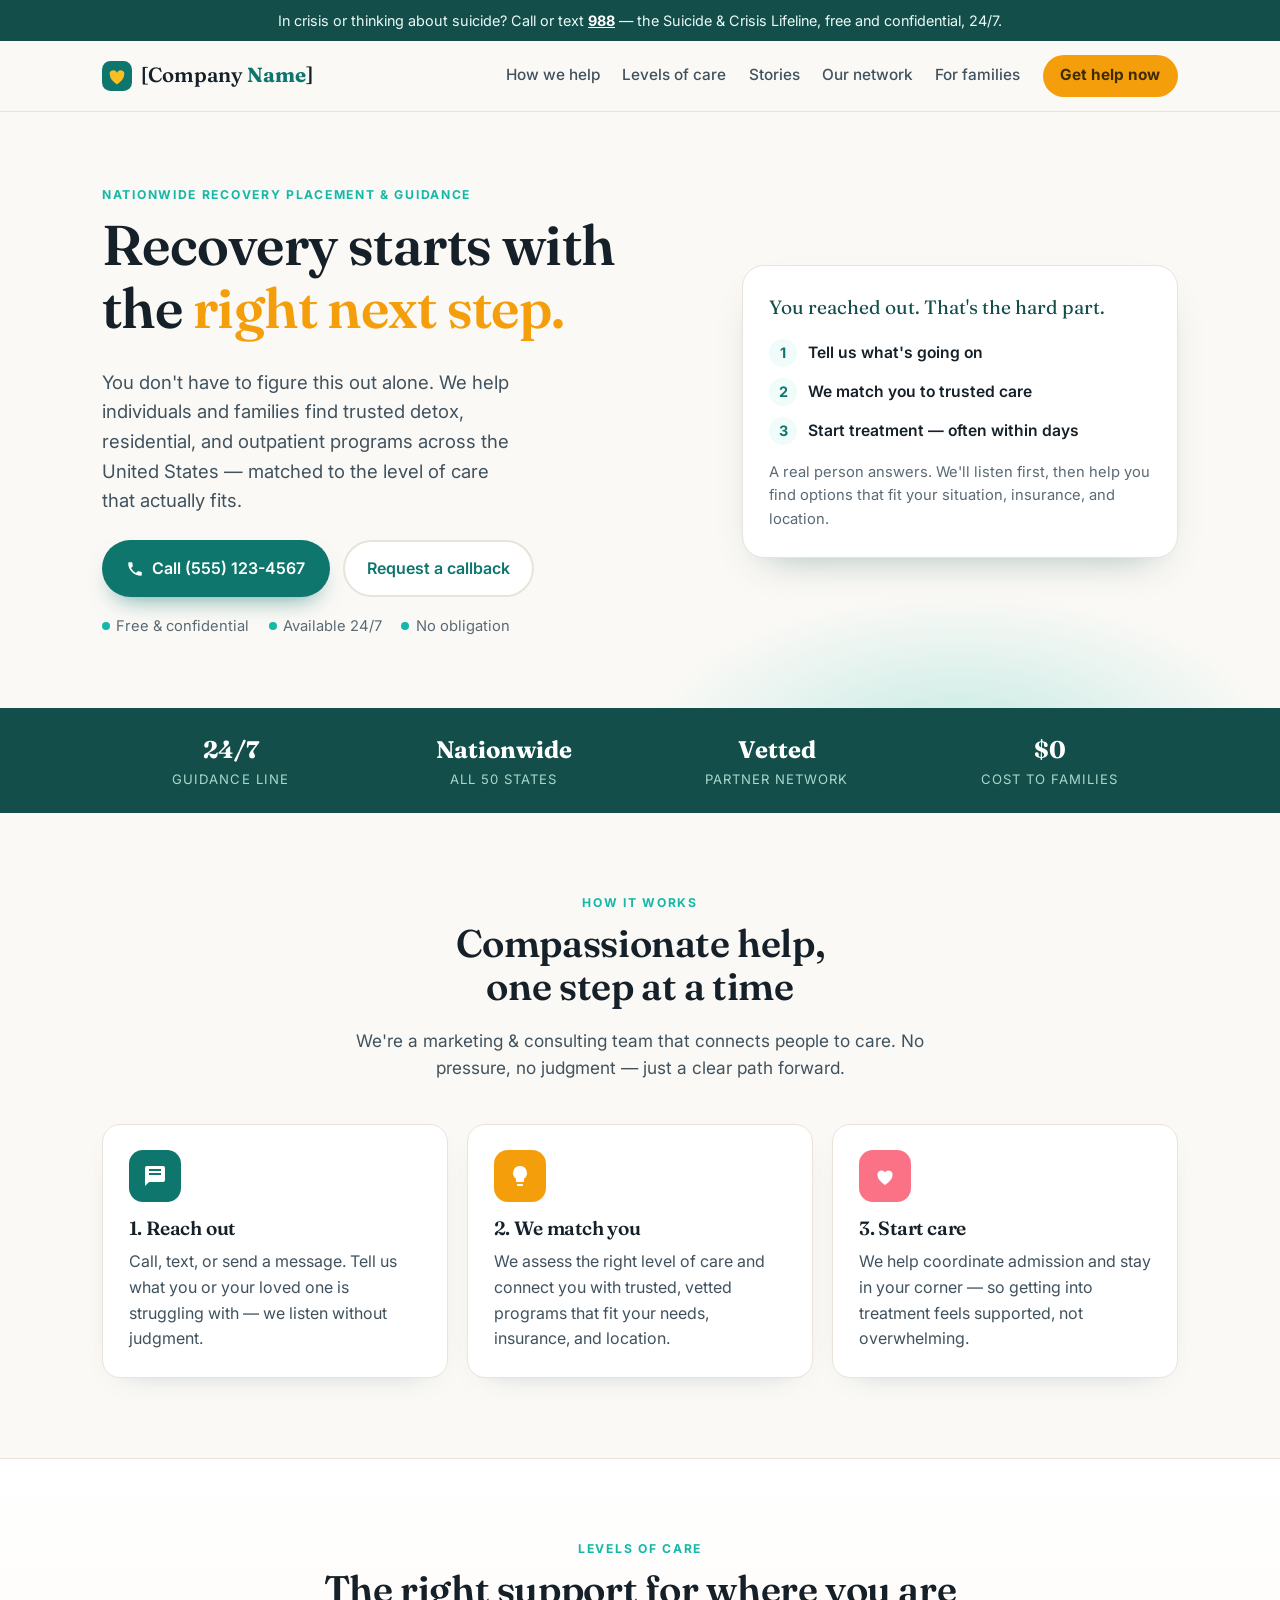
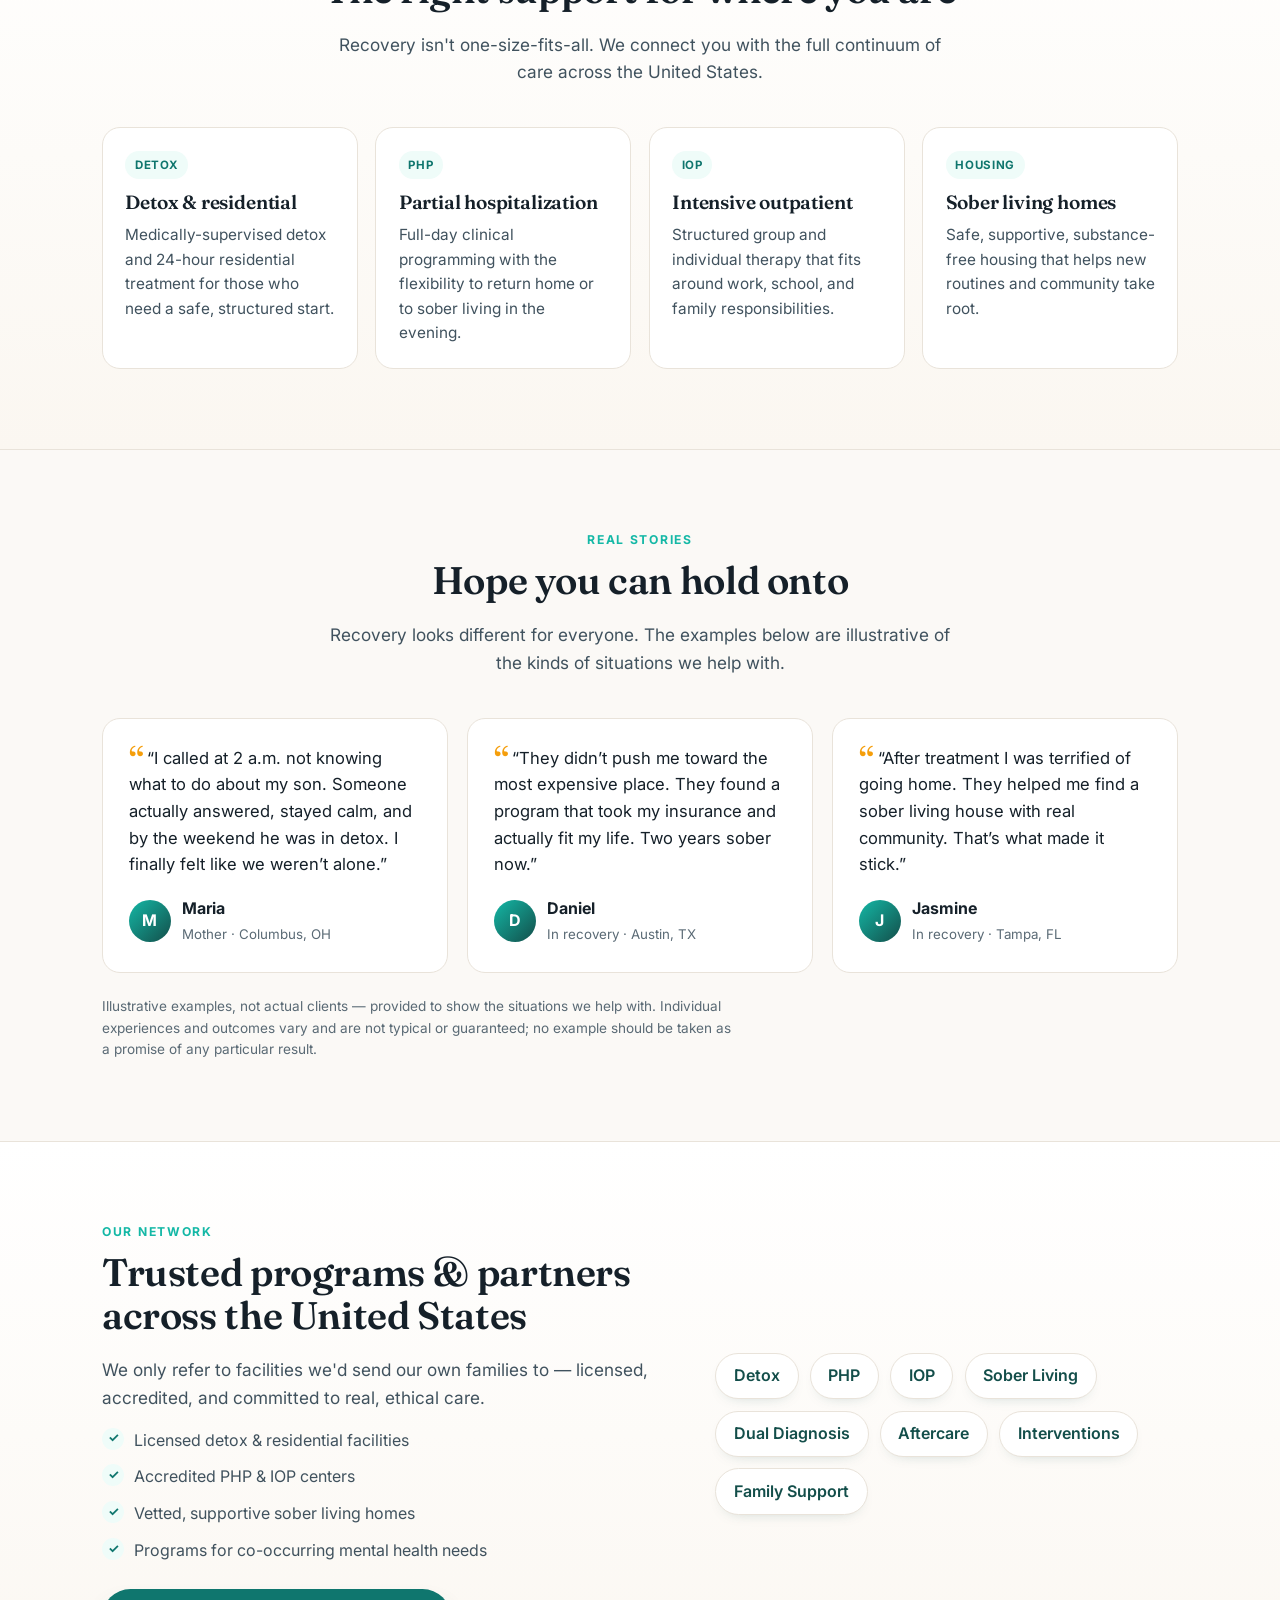
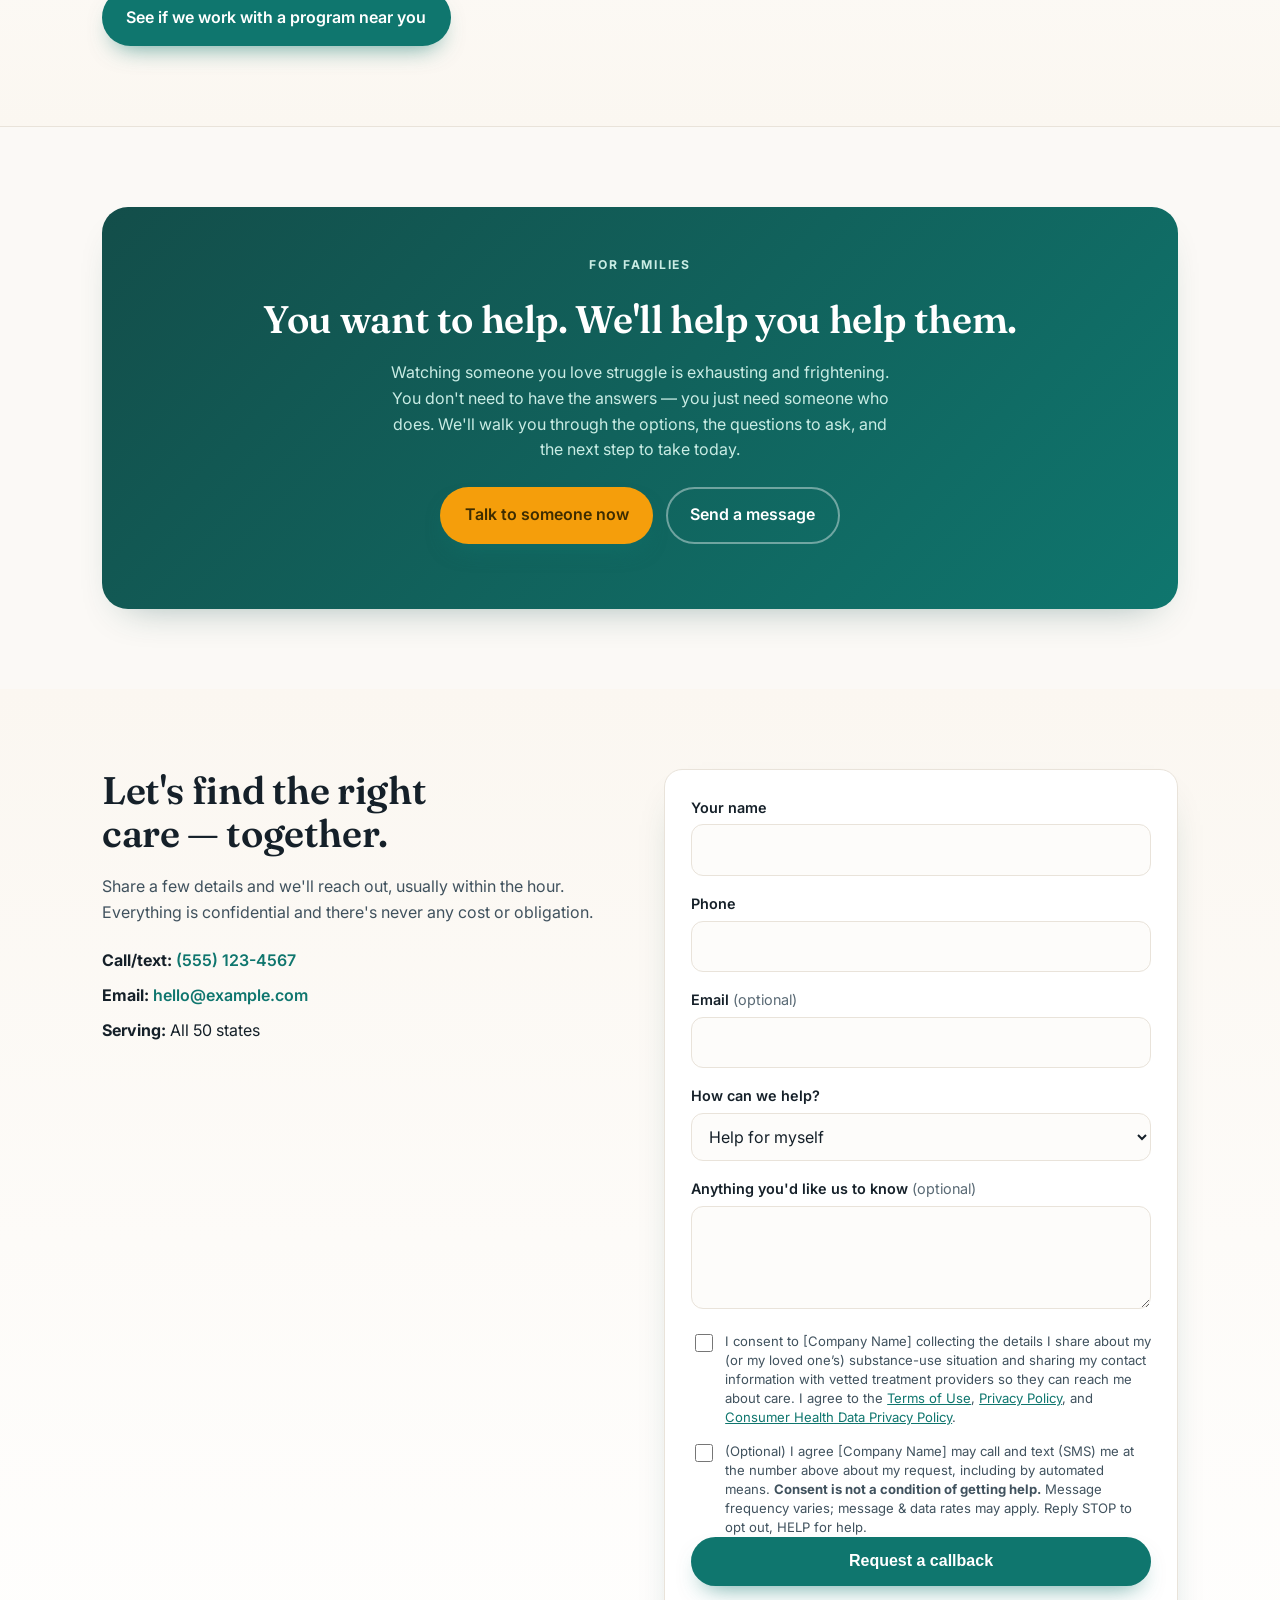
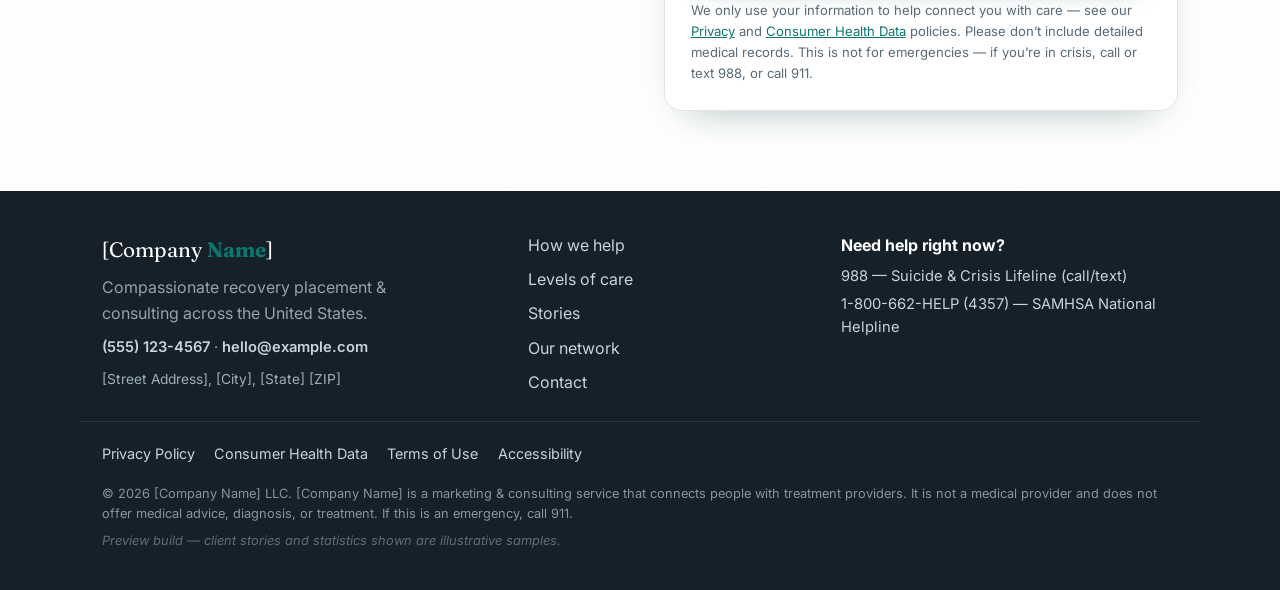
<file: index.html>
<!doctype html>
<html lang="en">
<head>
  <meta charset="utf-8" />
  <meta name="viewport" content="width=device-width, initial-scale=1" />
  <title>[Company Name] — Find the right level of care across the United States</title>
  <meta name="description" content="[Company Name] connects individuals and families with trusted detox, PHP, IOP, and sober living programs across the United States. Free, compassionate guidance — one call away." />
  <meta name="theme-color" content="#0f766e" />

  <!-- Open Graph -->
  <meta property="og:title" content="[Company Name] — Recovery starts with the right next step" />
  <meta property="og:description" content="Compassionate guidance to trusted detox, PHP, IOP, and sober living programs across the United States." />
  <meta property="og:type" content="website" />
  <meta property="og:url" content="https://williamparrish-michael.github.io/youcanrecover-poc/" />
  <meta property="og:image" content="https://williamparrish-michael.github.io/youcanrecover-poc/assets/img/og.jpg" />
  <meta property="og:image:width" content="1200" />
  <meta property="og:image:height" content="630" />
  <meta name="twitter:card" content="summary_large_image" />
  <meta name="twitter:title" content="[Company Name] — Recovery starts with the right next step" />
  <meta name="twitter:description" content="Compassionate guidance to trusted detox, PHP, IOP, and sober living programs across the United States." />
  <meta name="twitter:image" content="https://williamparrish-michael.github.io/youcanrecover-poc/assets/img/og.jpg" />
  <link rel="canonical" href="https://williamparrish-michael.github.io/youcanrecover-poc/" />

  <link rel="preconnect" href="https://fonts.googleapis.com" />
  <link rel="preconnect" href="https://fonts.gstatic.com" crossorigin />
  <link href="https://fonts.googleapis.com/css2?family=Fraunces:opsz,wght@9..144,500;9..144,600;9..144,700&family=Inter:wght@400;500;600;700&display=swap" rel="stylesheet" />
  <link rel="stylesheet" href="assets/css/styles.css" />
  <link rel="icon" href="data:image/svg+xml,%3Csvg xmlns='http://www.w3.org/2000/svg' viewBox='0 0 32 32'%3E%3Crect width='32' height='32' rx='8' fill='%230f766e'/%3E%3Cpath d='M16 24s-7-4.35-7-9.2A3.8 3.8 0 0 1 16 12a3.8 3.8 0 0 1 7 2.8C23 19.65 16 24 16 24Z' fill='%23fbbf24'/%3E%3C/svg%3E" />

  <!-- Structured data (edit placeholders for the real business) -->
  <script type="application/ld+json">
  {
    "@context": "https://schema.org",
    "@graph": [
      {
        "@type": "WebSite",
        "@id": "https://williamparrish-michael.github.io/youcanrecover-poc/#website",
        "url": "https://williamparrish-michael.github.io/youcanrecover-poc/",
        "name": "[Company Name]",
        "publisher": { "@id": "https://williamparrish-michael.github.io/youcanrecover-poc/#org" }
      },
      {
        "@type": "Organization",
        "@id": "https://williamparrish-michael.github.io/youcanrecover-poc/#org",
        "name": "[Company Name] LLC",
        "url": "https://williamparrish-michael.github.io/youcanrecover-poc/",
        "email": "hello@example.com",
        "telephone": "+1-555-123-4567",
        "description": "Marketing and consulting service that connects individuals and families with detox, PHP, IOP, and sober-living programs across the United States. Not a medical provider.",
        "areaServed": "US",
        "address": {
          "@type": "PostalAddress",
          "streetAddress": "[Street Address]",
          "addressLocality": "[City]",
          "addressRegion": "[State]",
          "postalCode": "[ZIP]",
          "addressCountry": "US"
        },
        "contactPoint": {
          "@type": "ContactPoint",
          "telephone": "+1-555-123-4567",
          "email": "hello@example.com",
          "contactType": "customer support",
          "areaServed": "US",
          "availableLanguage": "English"
        }
      }
    ]
  }
  </script>
</head>
<body>
  <a class="skip-link" href="#main">Skip to main content</a>

  <!-- Crisis banner: accurate, always-available national resources -->
  <div class="crisis-bar">
    <p>In crisis or thinking about suicide? Call or text <a href="tel:988">988</a> — the Suicide &amp; Crisis Lifeline, free and confidential, 24/7.</p>
  </div>

  <header class="site-header" id="top">
    <div class="wrap header-inner">
      <a class="brand" href="#top" aria-label="[Company Name] home">
        <span class="brand-mark" aria-hidden="true">
          <svg viewBox="0 0 32 32" width="30" height="30"><rect width="32" height="32" rx="9" fill="#0f766e"/><path d="M16 25s-7.5-4.6-7.5-9.7A4 4 0 0 1 16 12.5a4 4 0 0 1 7.5 2.8C23.5 20.4 16 25 16 25Z" fill="#fbbf24"/></svg>
        </span>
        <span class="brand-text">[Company <strong>Name</strong>]</span>
      </a>

      <nav class="nav" id="nav" aria-label="Primary">
        <a href="#how">How we help</a>
        <a href="#care">Levels of care</a>
        <a href="#stories">Stories</a>
        <a href="#partners">Our network</a>
        <a href="#families">For families</a>
        <a class="nav-cta" href="#contact">Get help now</a>
      </nav>

      <button class="nav-toggle" id="navToggle" aria-expanded="false" aria-controls="nav" aria-label="Open menu">
        <span></span><span></span><span></span>
      </button>
    </div>
  </header>

  <main id="main">
    <!-- HERO -->
    <section class="hero">
      <div class="wrap hero-grid">
        <div class="hero-copy">
          <p class="eyebrow">Nationwide recovery placement &amp; guidance</p>
          <h1>Recovery starts with the <span class="accent">right next step.</span></h1>
          <p class="lead">You don't have to figure this out alone. We help individuals and families find trusted detox, residential, and outpatient programs across the United States — matched to the level of care that actually fits.</p>
          <div class="hero-actions">
            <a class="btn btn-primary" href="tel:+15551234567">
              <svg viewBox="0 0 24 24" width="18" height="18" aria-hidden="true"><path fill="currentColor" d="M6.6 10.8a15.5 15.5 0 0 0 6.6 6.6l2.2-2.2a1 1 0 0 1 1-.24 11.4 11.4 0 0 0 3.6.57 1 1 0 0 1 1 1V20a1 1 0 0 1-1 1A17 17 0 0 1 3 4a1 1 0 0 1 1-1h3.5a1 1 0 0 1 1 1 11.4 11.4 0 0 0 .57 3.6 1 1 0 0 1-.25 1Z"/></svg>
            Call (555) 123-4567
            </a>
            <a class="btn btn-ghost" href="#contact">Request a callback</a>
          </div>
          <ul class="hero-assurances">
            <li>Free &amp; confidential</li>
            <li>Available 24/7</li>
            <li>No obligation</li>
          </ul>
        </div>

        <div class="hero-card" aria-hidden="false">
          <div class="hero-card-inner">
            <p class="hero-card-kicker">You reached out. That's the hard part.</p>
            <div class="steps-mini">
              <div><span>1</span> Tell us what's going on</div>
              <div><span>2</span> We match you to trusted care</div>
              <div><span>3</span> Start treatment — often within days</div>
            </div>
            <p class="hero-card-note">A real person answers. We'll listen first, then help you find options that fit your situation, insurance, and location.</p>
          </div>
        </div>
      </div>
      <div class="hero-glow" aria-hidden="true"></div>
    </section>

    <!-- TRUST STRIP -->
    <section class="trust">
      <div class="wrap trust-grid">
        <div><strong>24/7</strong><span>Guidance line</span></div>
        <div><strong>Nationwide</strong><span>All 50 states</span></div>
        <div><strong>Vetted</strong><span>Partner network</span></div>
        <div><strong>$0</strong><span>Cost to families</span></div>
      </div>
    </section>

    <!-- HOW WE HELP -->
    <section class="section" id="how">
      <div class="wrap">
        <div class="section-head">
          <p class="eyebrow">How it works</p>
          <h2>Compassionate help, one step at a time</h2>
          <p class="section-sub">We're a marketing &amp; consulting team that connects people to care. No pressure, no judgment — just a clear path forward.</p>
        </div>

        <div class="cards-3">
          <article class="card">
            <div class="card-icon teal">
              <svg aria-hidden="true" focusable="false" viewBox="0 0 24 24" width="24" height="24"><path fill="currentColor" d="M20 2H4a2 2 0 0 0-2 2v18l4-4h14a2 2 0 0 0 2-2V4a2 2 0 0 0-2-2Zm-2 9H6V9h12Zm0-4H6V5h12Z"/></svg>
            </div>
            <h3>1. Reach out</h3>
            <p>Call, text, or send a message. Tell us what you or your loved one is struggling with — we listen without judgment.</p>
          </article>
          <article class="card">
            <div class="card-icon amber">
              <svg aria-hidden="true" focusable="false" viewBox="0 0 24 24" width="24" height="24"><path fill="currentColor" d="M12 2a7 7 0 0 0-4 12.7V17a1 1 0 0 0 1 1h6a1 1 0 0 0 1-1v-2.3A7 7 0 0 0 12 2Zm-3 19a1 1 0 0 0 1 1h4a1 1 0 0 0 1-1v-1H9Z"/></svg>
            </div>
            <h3>2. We match you</h3>
            <p>We assess the right level of care and connect you with trusted, vetted programs that fit your needs, insurance, and location.</p>
          </article>
          <article class="card">
            <div class="card-icon rose">
              <svg aria-hidden="true" focusable="false" viewBox="0 0 24 24" width="24" height="24"><path fill="currentColor" d="M12 21s-7.5-4.6-7.5-9.7A4.2 4.2 0 0 1 12 8.2a4.2 4.2 0 0 1 7.5 3.1C19.5 16.4 12 21 12 21Z"/></svg>
            </div>
            <h3>3. Start care</h3>
            <p>We help coordinate admission and stay in your corner — so getting into treatment feels supported, not overwhelming.</p>
          </article>
        </div>
      </div>
    </section>

    <!-- LEVELS OF CARE -->
    <section class="section section-alt" id="care">
      <div class="wrap">
        <div class="section-head">
          <p class="eyebrow">Levels of care</p>
          <h2>The right support for where you are</h2>
          <p class="section-sub">Recovery isn't one-size-fits-all. We connect you with the full continuum of care across the United States.</p>
        </div>

        <div class="care-grid">
          <article class="care">
            <span class="care-tag">Detox</span>
            <h3>Detox &amp; residential</h3>
            <p>Medically-supervised detox and 24-hour residential treatment for those who need a safe, structured start.</p>
          </article>
          <article class="care">
            <span class="care-tag">PHP</span>
            <h3>Partial hospitalization</h3>
            <p>Full-day clinical programming with the flexibility to return home or to sober living in the evening.</p>
          </article>
          <article class="care">
            <span class="care-tag">IOP</span>
            <h3>Intensive outpatient</h3>
            <p>Structured group and individual therapy that fits around work, school, and family responsibilities.</p>
          </article>
          <article class="care">
            <span class="care-tag">Housing</span>
            <h3>Sober living homes</h3>
            <p>Safe, supportive, substance-free housing that helps new routines and community take root.</p>
          </article>
        </div>
      </div>
    </section>

    <!-- STORIES -->
    <section class="section" id="stories">
      <div class="wrap">
        <div class="section-head">
          <p class="eyebrow">Real stories</p>
          <h2>Hope you can hold onto</h2>
          <p class="section-sub">Recovery looks different for everyone. The examples below are illustrative of the kinds of situations we help with.</p>
        </div>

        <div class="stories-grid">
          <figure class="story">
            <blockquote>“I called at 2&nbsp;a.m. not knowing what to do about my son. Someone actually answered, stayed calm, and by the weekend he was in detox. I finally felt like we weren’t alone.”</blockquote>
            <figcaption><span class="avatar" data-initial="M">M</span><span><strong>Maria</strong><small>Mother · Columbus, OH</small></span></figcaption>
          </figure>
          <figure class="story">
            <blockquote>“They didn’t push me toward the most expensive place. They found a program that took my insurance and actually fit my life. Two years sober now.”</blockquote>
            <figcaption><span class="avatar" data-initial="D">D</span><span><strong>Daniel</strong><small>In recovery · Austin, TX</small></span></figcaption>
          </figure>
          <figure class="story">
            <blockquote>“After treatment I was terrified of going home. They helped me find a sober living house with real community. That’s what made it stick.”</blockquote>
            <figcaption><span class="avatar" data-initial="J">J</span><span><strong>Jasmine</strong><small>In recovery · Tampa, FL</small></span></figcaption>
          </figure>
        </div>
        <p class="section-note">Illustrative examples, not actual clients — provided to show the situations we help with. Individual experiences and outcomes vary and are not typical or guaranteed; no example should be taken as a promise of any particular result.</p>
      </div>
    </section>

    <!-- PARTNERS -->
    <section class="section section-alt" id="partners">
      <div class="wrap partners-grid">
        <div>
          <p class="eyebrow">Our network</p>
          <h2>Trusted programs &amp; partners across the United States</h2>
          <p class="section-sub">We only refer to facilities we'd send our own families to — licensed, accredited, and committed to real, ethical care.</p>
          <ul class="check-list">
            <li>Licensed detox &amp; residential facilities</li>
            <li>Accredited PHP &amp; IOP centers</li>
            <li>Vetted, supportive sober living homes</li>
            <li>Programs for co-occurring mental health needs</li>
          </ul>
          <a class="btn btn-primary" href="#contact">See if we work with a program near you</a>
        </div>
        <div class="partners-cloud" aria-hidden="true">
          <span>Detox</span><span>PHP</span><span>IOP</span><span>Sober Living</span>
          <span>Dual Diagnosis</span><span>Aftercare</span><span>Interventions</span><span>Family Support</span>
        </div>
      </div>
    </section>

    <!-- FOR FAMILIES -->
    <section class="section" id="families">
      <div class="wrap families">
        <div class="families-card">
          <p class="eyebrow">For families</p>
          <h2>You want to help. We'll help you help them.</h2>
          <p>Watching someone you love struggle is exhausting and frightening. You don't need to have the answers — you just need someone who does. We'll walk you through the options, the questions to ask, and the next step to take today.</p>
          <div class="hero-actions">
            <a class="btn btn-primary" href="tel:+15551234567">Talk to someone now</a>
            <a class="btn btn-ghost" href="#contact">Send a message</a>
          </div>
        </div>
      </div>
    </section>

    <!-- CONTACT -->
    <section class="section section-cta" id="contact">
      <div class="wrap contact-grid">
        <div class="contact-copy">
          <h2>Let's find the right care — together.</h2>
          <p>Share a few details and we'll reach out, usually within the hour. Everything is confidential and there's never any cost or obligation.</p>
          <ul class="contact-list">
            <li><strong>Call/text:</strong> <a href="tel:+15551234567">(555) 123-4567</a></li>
            <li><strong>Email:</strong> <a href="mailto:hello@example.com">hello@example.com</a></li>
            <li><strong>Serving:</strong> All 50 states</li>
          </ul>
        </div>

        <form class="contact-form" id="contactForm" action="https://formsubmit.co/hello@example.com" method="POST" aria-label="Contact form">
          <!-- FormSubmit config (no _autoresponse → no auto-reply) -->
          <input type="hidden" name="_subject" value="New inquiry — [Company Name]" />
          <input type="hidden" name="_captcha" value="true" />
          <input type="hidden" name="_template" value="table" />
          <input type="hidden" name="_next" value="https://williamparrish-michael.github.io/youcanrecover-poc/thanks.html" />
          <input type="hidden" name="form_source" value="index-contact" />
          <!-- Honeypot spam trap (hidden from people, tempting to bots) -->
          <input type="text" name="_honey" class="cform-honey" tabindex="-1" autocomplete="off" aria-hidden="true" />

          <div class="field">
            <label for="name">Your name</label>
            <input id="name" name="name" type="text" autocomplete="name" required />
          </div>
          <div class="field">
            <label for="phone">Phone</label>
            <input id="phone" name="phone" type="tel" autocomplete="tel" required />
          </div>
          <div class="field">
            <label for="email">Email <span class="opt">(optional)</span></label>
            <input id="email" name="email" type="email" autocomplete="email" spellcheck="false" />
          </div>
          <div class="field">
            <label for="help">How can we help?</label>
            <select id="help" name="help">
              <option>Help for myself</option>
              <option>Help for a loved one</option>
              <option>I'm a professional / referral</option>
            </select>
          </div>
          <div class="field">
            <label for="message">Anything you'd like us to know <span class="opt">(optional)</span></label>
            <textarea id="message" name="message" rows="3"></textarea>
          </div>
          <div class="consent-check">
            <input type="checkbox" id="consent_service" name="consent_service" value="yes" required />
            <label for="consent_service">I consent to [Company&nbsp;Name] collecting the details I share about my (or my loved one’s) substance-use situation and sharing my contact information with vetted treatment providers so they can reach me about care. I agree to the <a href="terms.html">Terms of Use</a>, <a href="privacy.html">Privacy Policy</a>, and <a href="health-privacy.html">Consumer Health Data Privacy Policy</a>.</label>
          </div>
          <div class="consent-check">
            <input type="checkbox" id="consent_sms" name="consent_sms" value="yes" />
            <label for="consent_sms"><span class="opt">(Optional)</span> I agree [Company&nbsp;Name] may call and text&nbsp;(SMS) me at the number above about my request, including by automated means. <strong>Consent is not a condition of getting help.</strong> Message frequency varies; message &amp; data rates may apply. Reply STOP to opt out, HELP for help.</label>
          </div>
          <button class="btn btn-primary btn-block" type="submit">Request a callback</button>
          <p class="form-note">We only use your information to help connect you with care — see our <a href="privacy.html">Privacy</a> and <a href="health-privacy.html">Consumer Health Data</a> policies. Please don’t include detailed medical records. This is not for emergencies — if you’re in crisis, call or text 988, or call 911.</p>
        </form>
      </div>
    </section>
  </main>

  <footer class="site-footer">
    <div class="wrap footer-inner">
      <div class="footer-brand">
        <span class="brand-text">[Company <strong>Name</strong>]</span>
        <p>Compassionate recovery placement &amp; consulting across the United States.</p>
        <p class="footer-contact">
          <a href="tel:+15551234567">(555) 123-4567</a> · <a href="mailto:hello@example.com">hello@example.com</a>
        </p>
        <address class="footer-address">[Street Address], [City], [State] [ZIP]</address>
      </div>
      <div class="footer-links">
        <a href="#how">How we help</a>
        <a href="#care">Levels of care</a>
        <a href="#stories">Stories</a>
        <a href="#partners">Our network</a>
        <a href="#contact">Contact</a>
      </div>
      <div class="footer-crisis">
        <strong>Need help right now?</strong>
        <p>988 — Suicide &amp; Crisis Lifeline (call/text)</p>
        <p>1-800-662-HELP (4357) — SAMHSA National Helpline</p>
      </div>
    </div>
    <div class="wrap footer-legal">
      <a href="privacy.html">Privacy Policy</a>
      <a href="health-privacy.html">Consumer Health Data</a>
      <a href="terms.html">Terms of Use</a>
      <a href="accessibility.html">Accessibility</a>
    </div>
    <div class="wrap footer-fine">
      <p>&copy; <span id="year">2026</span> [Company Name] LLC. [Company Name] is a marketing &amp; consulting service that connects people with treatment providers. It is not a medical provider and does not offer medical advice, diagnosis, or treatment. If this is an emergency, call 911.</p>
      <p class="demo-note">Preview build — client stories and statistics shown are illustrative samples.</p>
    </div>
  </footer>

  <a class="call-fab" href="tel:+15551234567" aria-label="Call for help now">
    <svg viewBox="0 0 24 24" width="22" height="22" aria-hidden="true"><path fill="currentColor" d="M6.6 10.8a15.5 15.5 0 0 0 6.6 6.6l2.2-2.2a1 1 0 0 1 1-.24 11.4 11.4 0 0 0 3.6.57 1 1 0 0 1 1 1V20a1 1 0 0 1-1 1A17 17 0 0 1 3 4a1 1 0 0 1 1-1h3.5a1 1 0 0 1 1 1 11.4 11.4 0 0 0 .57 3.6 1 1 0 0 1-.25 1Z"/></svg>
    <span>Get help</span>
  </a>

  <script src="assets/js/main.js" defer></script>
</body>
</html>
</file>
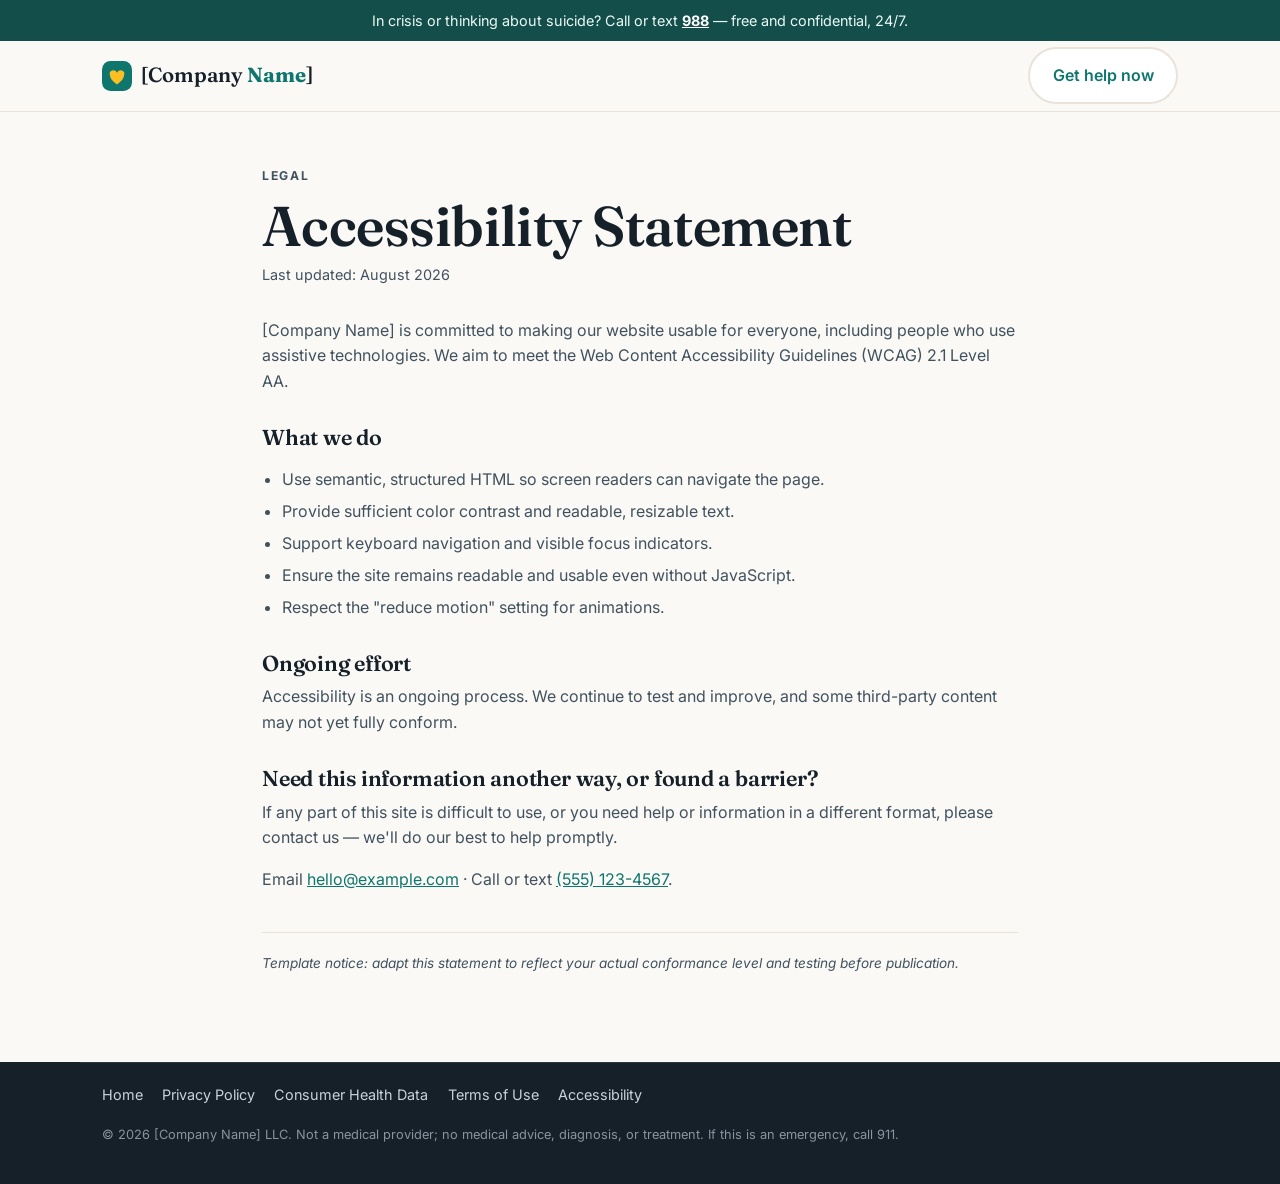
<file: accessibility.html>
<!doctype html>
<html lang="en">
<head>
  <meta charset="utf-8" />
  <meta name="viewport" content="width=device-width, initial-scale=1" />
  <title>Accessibility — [Company Name]</title>
  <meta name="description" content="[Company Name]'s commitment to an accessible, inclusive website." />
  <meta name="theme-color" content="#0f766e" />
  <meta property="og:type" content="website" />
  <meta property="og:title" content="Accessibility — [Company Name]" />
  <meta property="og:description" content="[Company Name]'s commitment to an accessible, inclusive website." />
  <meta property="og:url" content="https://williamparrish-michael.github.io/youcanrecover-poc/accessibility.html" />
  <meta property="og:image" content="https://williamparrish-michael.github.io/youcanrecover-poc/assets/img/og.jpg" />
  <meta name="twitter:card" content="summary_large_image" />
  <meta name="twitter:image" content="https://williamparrish-michael.github.io/youcanrecover-poc/assets/img/og.jpg" />
  <link rel="canonical" href="https://williamparrish-michael.github.io/youcanrecover-poc/accessibility.html" />
  <link rel="preconnect" href="https://fonts.googleapis.com" />
  <link rel="preconnect" href="https://fonts.gstatic.com" crossorigin />
  <link href="https://fonts.googleapis.com/css2?family=Fraunces:opsz,wght@9..144,500;9..144,600;9..144,700&family=Inter:wght@400;500;600;700&display=swap" rel="stylesheet" />
  <link rel="stylesheet" href="assets/css/styles.css" />
  <link rel="icon" href="data:image/svg+xml,%3Csvg xmlns='http://www.w3.org/2000/svg' viewBox='0 0 32 32'%3E%3Crect width='32' height='32' rx='8' fill='%230f766e'/%3E%3Cpath d='M16 24s-7-4.35-7-9.2A3.8 3.8 0 0 1 16 12a3.8 3.8 0 0 1 7 2.8C23 19.65 16 24 16 24Z' fill='%23fbbf24'/%3E%3C/svg%3E" />
</head>
<body>
  <a class="skip-link" href="#main">Skip to main content</a>
  <div class="crisis-bar"><p>In crisis or thinking about suicide? Call or text <a href="tel:988">988</a> — free and confidential, 24/7.</p></div>
  <header class="site-header">
    <div class="wrap header-inner">
      <a class="brand" href="index.html" aria-label="[Company Name] home">
        <span class="brand-mark" aria-hidden="true"><svg viewBox="0 0 32 32" width="30" height="30"><rect width="32" height="32" rx="9" fill="#0f766e"/><path d="M16 25s-7.5-4.6-7.5-9.7A4 4 0 0 1 16 12.5a4 4 0 0 1 7.5 2.8C23.5 20.4 16 25 16 25Z" fill="#fbbf24"/></svg></span>
        <span class="brand-text">[Company <strong>Name</strong>]</span>
      </a>
      <a class="btn btn-ghost" href="index.html#contact">Get help now</a>
    </div>
  </header>

  <main class="doc" id="main">
    <div class="wrap doc-wrap">
      <p class="eyebrow">Legal</p>
      <h1>Accessibility Statement</h1>
      <p class="doc-updated">Last updated: August 2026</p>

      <p>[Company Name] is committed to making our website usable for everyone, including people who use assistive technologies. We aim to meet the Web Content Accessibility Guidelines (WCAG) 2.1 Level AA.</p>

      <h2>What we do</h2>
      <ul>
        <li>Use semantic, structured HTML so screen readers can navigate the page.</li>
        <li>Provide sufficient color contrast and readable, resizable text.</li>
        <li>Support keyboard navigation and visible focus indicators.</li>
        <li>Ensure the site remains readable and usable even without JavaScript.</li>
        <li>Respect the "reduce motion" setting for animations.</li>
      </ul>

      <h2>Ongoing effort</h2>
      <p>Accessibility is an ongoing process. We continue to test and improve, and some third-party content may not yet fully conform.</p>

      <h2>Need this information another way, or found a barrier?</h2>
      <p>If any part of this site is difficult to use, or you need help or information in a different format, please contact us — we'll do our best to help promptly.</p>
      <p>Email <a href="mailto:hello@example.com">hello@example.com</a> · Call or text <a href="tel:+15551234567">(555) 123-4567</a>.</p>

      <p class="template-note">Template notice: adapt this statement to reflect your actual conformance level and testing before publication.</p>
    </div>
  </main>

  <footer class="site-footer">
    <div class="wrap footer-legal">
      <a href="index.html">Home</a>
      <a href="privacy.html">Privacy Policy</a>
      <a href="health-privacy.html">Consumer Health Data</a>
      <a href="terms.html">Terms of Use</a>
      <a href="accessibility.html">Accessibility</a>
    </div>
    <div class="wrap footer-fine">
      <p>&copy; <span id="year">2026</span> [Company Name] LLC. Not a medical provider; no medical advice, diagnosis, or treatment. If this is an emergency, call 911.</p>
    </div>
  </footer>
  <script src="assets/js/main.js" defer></script>
</body>
</html>
</file>
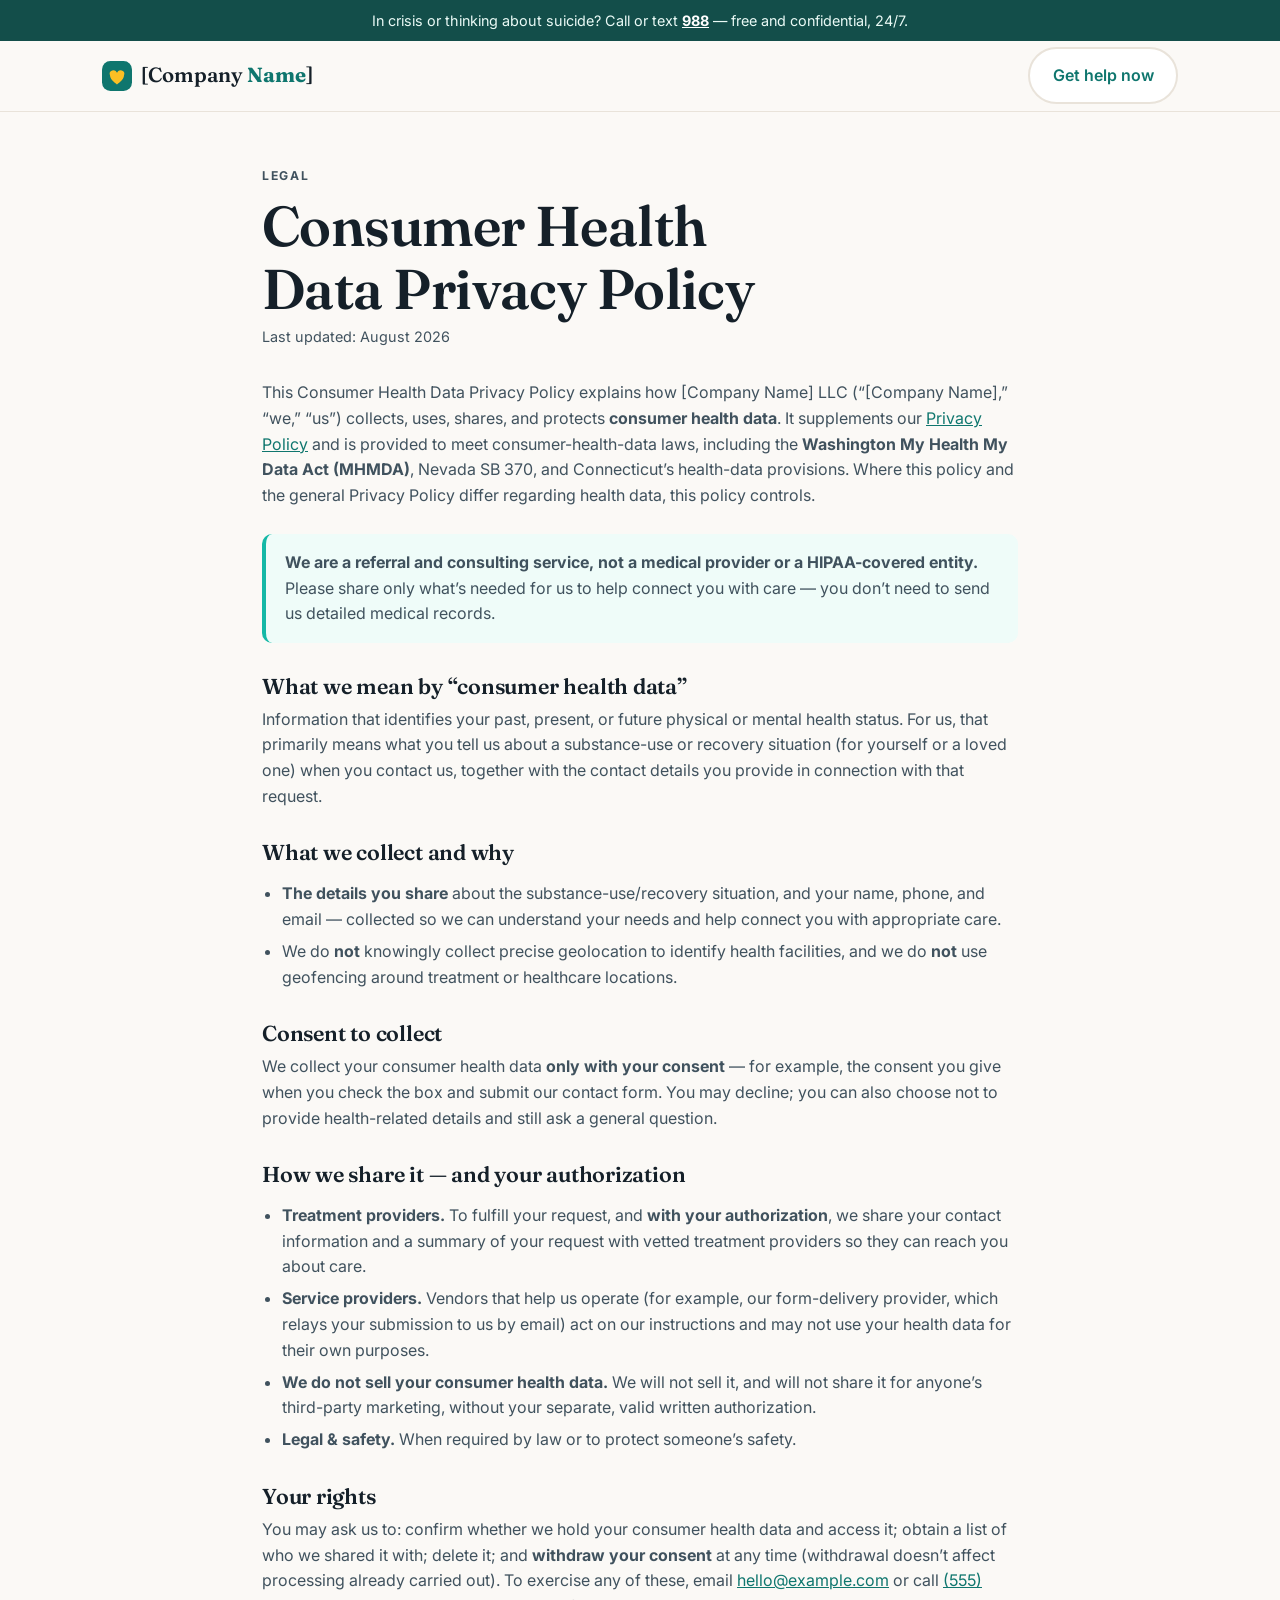
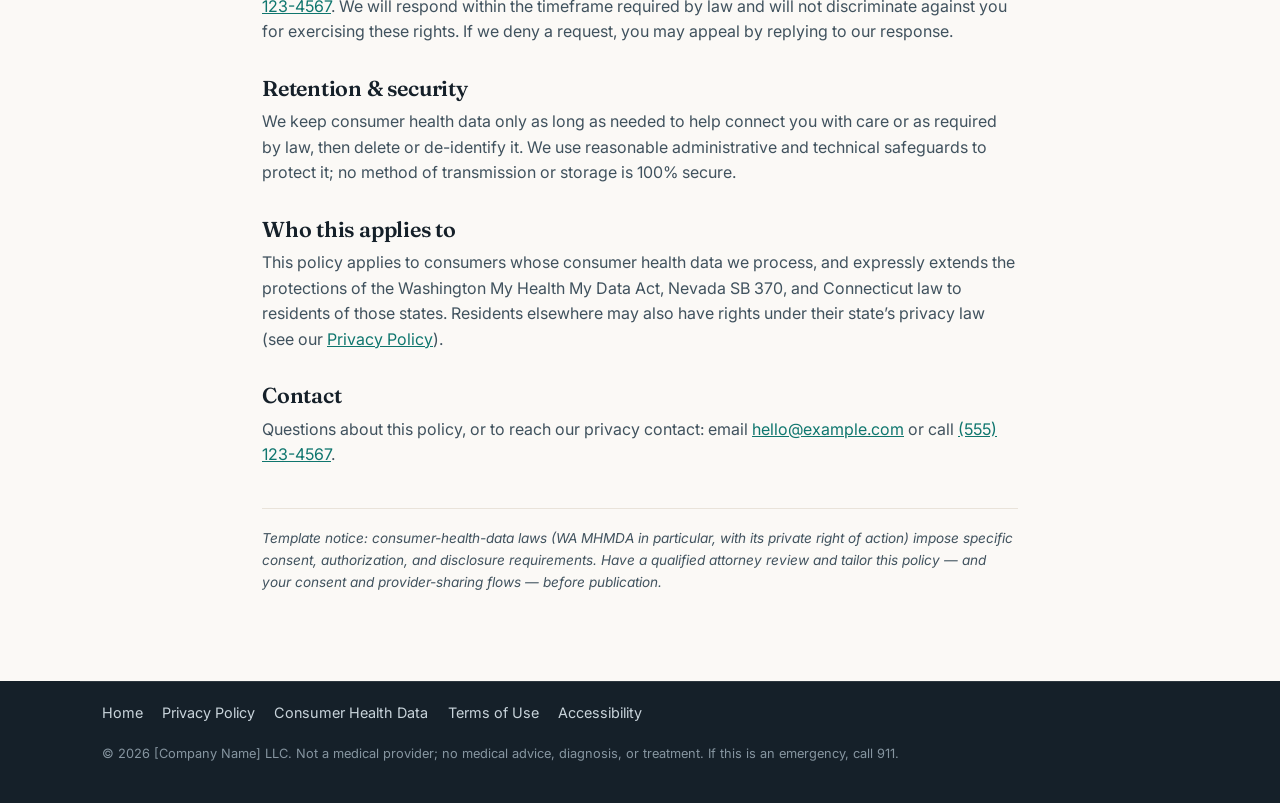
<file: health-privacy.html>
<!doctype html>
<html lang="en">
<head>
  <meta charset="utf-8" />
  <meta name="viewport" content="width=device-width, initial-scale=1" />
  <title>Consumer Health Data Privacy — [Company Name]</title>
  <meta name="description" content="How [Company Name] collects, uses, shares, and protects consumer health data, including under the Washington My Health My Data Act." />
  <meta name="theme-color" content="#0f766e" />
  <meta property="og:type" content="website" />
  <meta property="og:title" content="Consumer Health Data Privacy — [Company Name]" />
  <meta property="og:description" content="How [Company Name] handles consumer health data, including under the Washington My Health My Data Act." />
  <meta property="og:url" content="https://williamparrish-michael.github.io/youcanrecover-poc/health-privacy.html" />
  <meta property="og:image" content="https://williamparrish-michael.github.io/youcanrecover-poc/assets/img/og.jpg" />
  <meta name="twitter:card" content="summary_large_image" />
  <meta name="twitter:image" content="https://williamparrish-michael.github.io/youcanrecover-poc/assets/img/og.jpg" />
  <link rel="canonical" href="https://williamparrish-michael.github.io/youcanrecover-poc/health-privacy.html" />
  <link rel="preconnect" href="https://fonts.googleapis.com" />
  <link rel="preconnect" href="https://fonts.gstatic.com" crossorigin />
  <link href="https://fonts.googleapis.com/css2?family=Fraunces:opsz,wght@9..144,500;9..144,600;9..144,700&family=Inter:wght@400;500;600;700&display=swap" rel="stylesheet" />
  <link rel="stylesheet" href="assets/css/styles.css" />
  <link rel="icon" href="data:image/svg+xml,%3Csvg xmlns='http://www.w3.org/2000/svg' viewBox='0 0 32 32'%3E%3Crect width='32' height='32' rx='8' fill='%230f766e'/%3E%3Cpath d='M16 24s-7-4.35-7-9.2A3.8 3.8 0 0 1 16 12a3.8 3.8 0 0 1 7 2.8C23 19.65 16 24 16 24Z' fill='%23fbbf24'/%3E%3C/svg%3E" />
</head>
<body>
  <a class="skip-link" href="#main">Skip to main content</a>
  <div class="crisis-bar"><p>In crisis or thinking about suicide? Call or text <a href="tel:988">988</a> — free and confidential, 24/7.</p></div>
  <header class="site-header">
    <div class="wrap header-inner">
      <a class="brand" href="index.html" aria-label="[Company Name] home">
        <span class="brand-mark" aria-hidden="true"><svg viewBox="0 0 32 32" width="30" height="30"><rect width="32" height="32" rx="9" fill="#0f766e"/><path d="M16 25s-7.5-4.6-7.5-9.7A4 4 0 0 1 16 12.5a4 4 0 0 1 7.5 2.8C23.5 20.4 16 25 16 25Z" fill="#fbbf24"/></svg></span>
        <span class="brand-text">[Company <strong>Name</strong>]</span>
      </a>
      <a class="btn btn-ghost" href="index.html#contact">Get help now</a>
    </div>
  </header>

  <main class="doc" id="main">
    <div class="wrap doc-wrap">
      <p class="eyebrow">Legal</p>
      <h1>Consumer Health Data Privacy Policy</h1>
      <p class="doc-updated">Last updated: August 2026</p>

      <p>This Consumer Health Data Privacy Policy explains how [Company Name] LLC (“[Company Name],” “we,” “us”) collects, uses, shares, and protects <strong>consumer health data</strong>. It supplements our <a href="privacy.html">Privacy Policy</a> and is provided to meet consumer-health-data laws, including the <strong>Washington My Health My Data Act (MHMDA)</strong>, Nevada SB 370, and Connecticut’s health-data provisions. Where this policy and the general Privacy Policy differ regarding health data, this policy controls.</p>

      <div class="callout"><p><strong>We are a referral and consulting service, not a medical provider or a HIPAA-covered entity.</strong> Please share only what’s needed for us to help connect you with care — you don’t need to send us detailed medical records.</p></div>

      <h2>What we mean by “consumer health data”</h2>
      <p>Information that identifies your past, present, or future physical or mental health status. For us, that primarily means what you tell us about a substance-use or recovery situation (for yourself or a loved one) when you contact us, together with the contact details you provide in connection with that request.</p>

      <h2>What we collect and why</h2>
      <ul>
        <li><strong>The details you share</strong> about the substance-use/recovery situation, and your name, phone, and email — collected so we can understand your needs and help connect you with appropriate care.</li>
        <li>We do <strong>not</strong> knowingly collect precise geolocation to identify health facilities, and we do <strong>not</strong> use geofencing around treatment or healthcare locations.</li>
      </ul>

      <h2>Consent to collect</h2>
      <p>We collect your consumer health data <strong>only with your consent</strong> — for example, the consent you give when you check the box and submit our contact form. You may decline; you can also choose not to provide health-related details and still ask a general question.</p>

      <h2>How we share it — and your authorization</h2>
      <ul>
        <li><strong>Treatment providers.</strong> To fulfill your request, and <strong>with your authorization</strong>, we share your contact information and a summary of your request with vetted treatment providers so they can reach you about care.</li>
        <li><strong>Service providers.</strong> Vendors that help us operate (for example, our form-delivery provider, which relays your submission to us by email) act on our instructions and may not use your health data for their own purposes.</li>
        <li><strong>We do not sell your consumer health data.</strong> We will not sell it, and will not share it for anyone’s third-party marketing, without your separate, valid written authorization.</li>
        <li><strong>Legal &amp; safety.</strong> When required by law or to protect someone’s safety.</li>
      </ul>

      <h2>Your rights</h2>
      <p>You may ask us to: confirm whether we hold your consumer health data and access it; obtain a list of who we shared it with; delete it; and <strong>withdraw your consent</strong> at any time (withdrawal doesn’t affect processing already carried out). To exercise any of these, email <a href="mailto:hello@example.com">hello@example.com</a> or call <a href="tel:+15551234567">(555) 123-4567</a>. We will respond within the timeframe required by law and will not discriminate against you for exercising these rights. If we deny a request, you may appeal by replying to our response.</p>

      <h2>Retention &amp; security</h2>
      <p>We keep consumer health data only as long as needed to help connect you with care or as required by law, then delete or de-identify it. We use reasonable administrative and technical safeguards to protect it; no method of transmission or storage is 100% secure.</p>

      <h2>Who this applies to</h2>
      <p>This policy applies to consumers whose consumer health data we process, and expressly extends the protections of the Washington My Health My Data Act, Nevada SB 370, and Connecticut law to residents of those states. Residents elsewhere may also have rights under their state’s privacy law (see our <a href="privacy.html">Privacy Policy</a>).</p>

      <h2>Contact</h2>
      <p>Questions about this policy, or to reach our privacy contact: email <a href="mailto:hello@example.com">hello@example.com</a> or call <a href="tel:+15551234567">(555) 123-4567</a>.</p>

      <p class="template-note">Template notice: consumer-health-data laws (WA MHMDA in particular, with its private right of action) impose specific consent, authorization, and disclosure requirements. Have a qualified attorney review and tailor this policy — and your consent and provider-sharing flows — before publication.</p>
    </div>
  </main>

  <footer class="site-footer">
    <div class="wrap footer-legal">
      <a href="index.html">Home</a>
      <a href="privacy.html">Privacy Policy</a>
      <a href="health-privacy.html">Consumer Health Data</a>
      <a href="terms.html">Terms of Use</a>
      <a href="accessibility.html">Accessibility</a>
    </div>
    <div class="wrap footer-fine">
      <p>&copy; <span id="year">2026</span> [Company Name] LLC. Not a medical provider; no medical advice, diagnosis, or treatment. If this is an emergency, call 911.</p>
    </div>
  </footer>
  <script src="assets/js/main.js" defer></script>
</body>
</html>
</file>
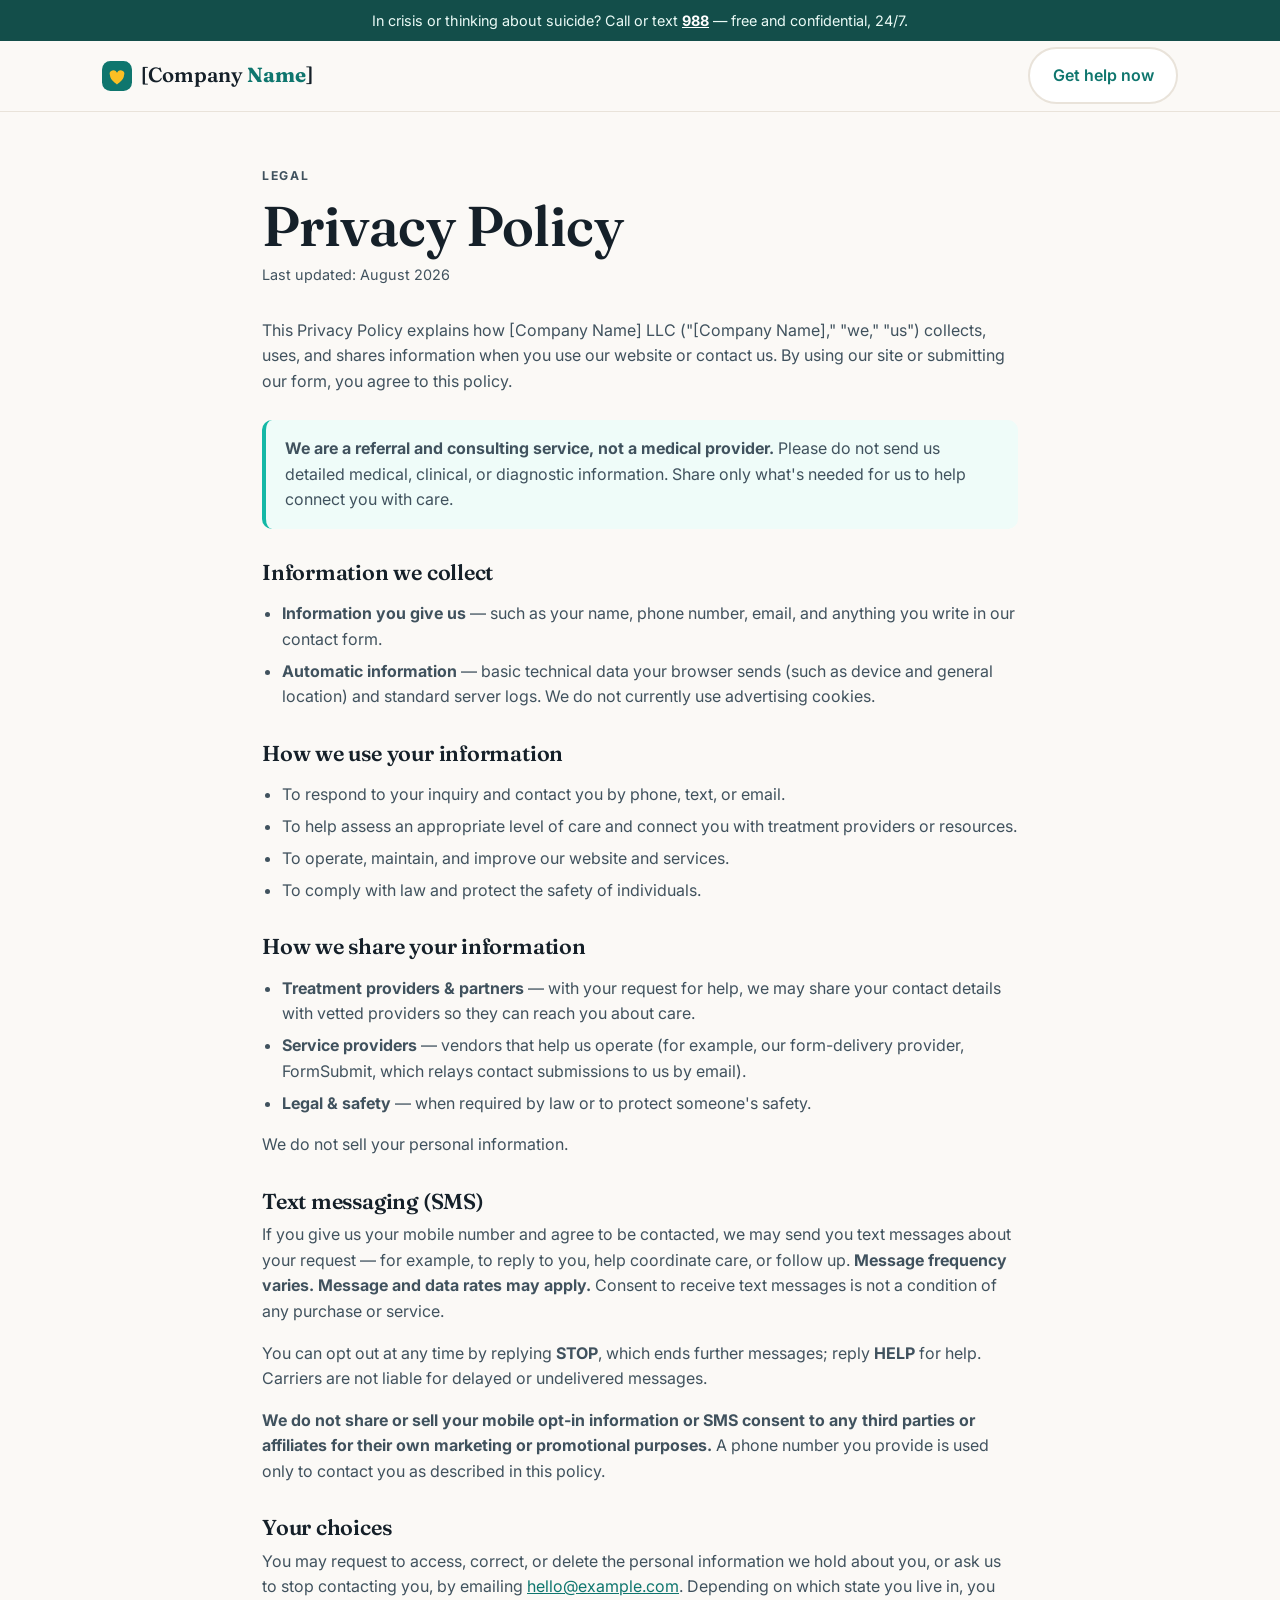
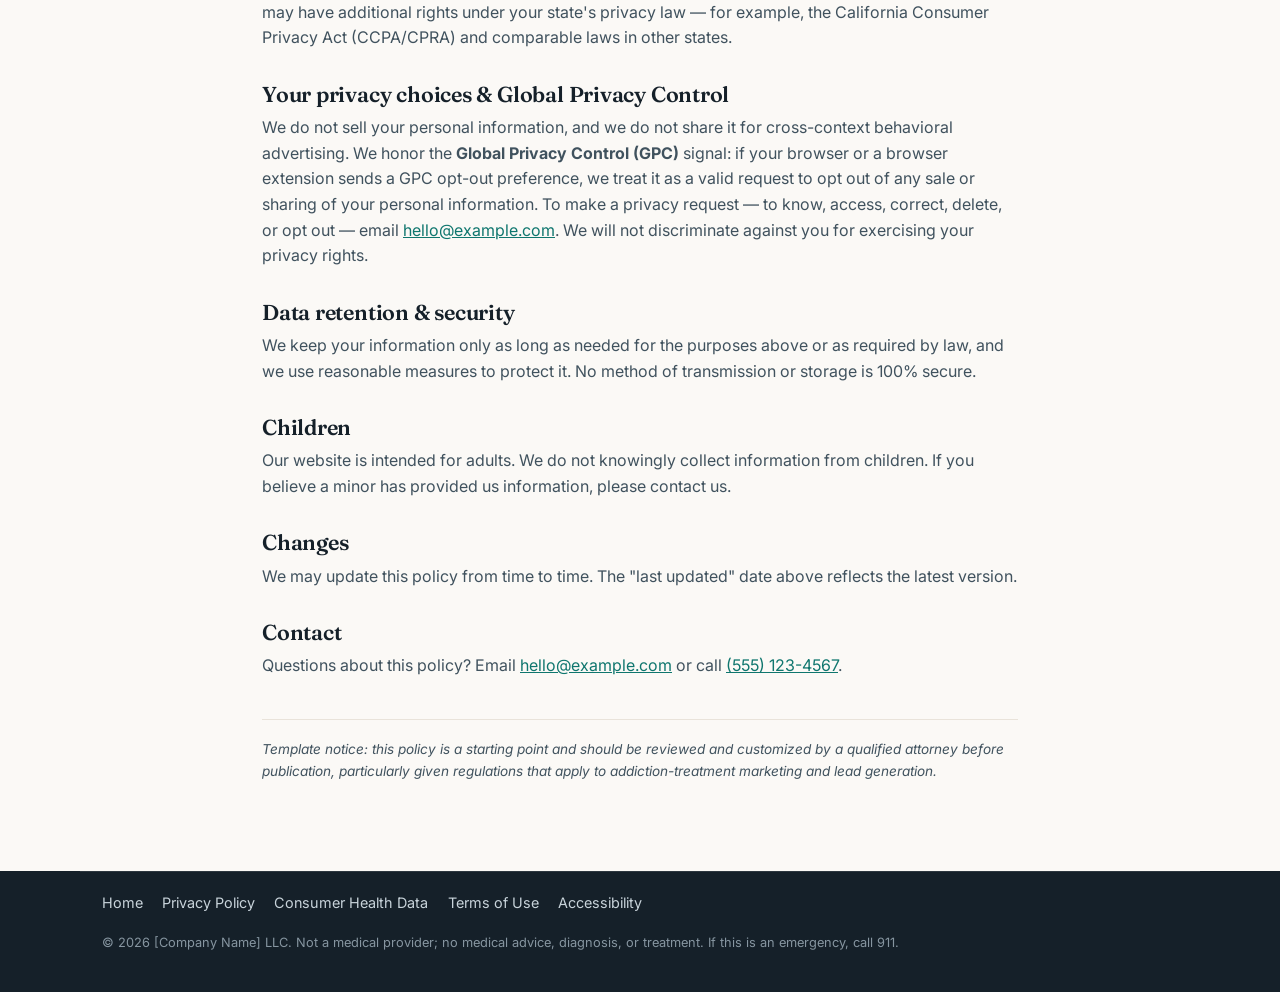
<file: privacy.html>
<!doctype html>
<html lang="en">
<head>
  <meta charset="utf-8" />
  <meta name="viewport" content="width=device-width, initial-scale=1" />
  <title>Privacy Policy — [Company Name]</title>
  <meta name="description" content="How [Company Name] collects, uses, and protects the information you share." />
  <meta name="theme-color" content="#0f766e" />
  <meta property="og:type" content="website" />
  <meta property="og:title" content="Privacy Policy — [Company Name]" />
  <meta property="og:description" content="How [Company Name] collects, uses, and protects the information you share." />
  <meta property="og:url" content="https://williamparrish-michael.github.io/youcanrecover-poc/privacy.html" />
  <meta property="og:image" content="https://williamparrish-michael.github.io/youcanrecover-poc/assets/img/og.jpg" />
  <meta name="twitter:card" content="summary_large_image" />
  <meta name="twitter:image" content="https://williamparrish-michael.github.io/youcanrecover-poc/assets/img/og.jpg" />
  <link rel="canonical" href="https://williamparrish-michael.github.io/youcanrecover-poc/privacy.html" />
  <link rel="preconnect" href="https://fonts.googleapis.com" />
  <link rel="preconnect" href="https://fonts.gstatic.com" crossorigin />
  <link href="https://fonts.googleapis.com/css2?family=Fraunces:opsz,wght@9..144,500;9..144,600;9..144,700&family=Inter:wght@400;500;600;700&display=swap" rel="stylesheet" />
  <link rel="stylesheet" href="assets/css/styles.css" />
  <link rel="icon" href="data:image/svg+xml,%3Csvg xmlns='http://www.w3.org/2000/svg' viewBox='0 0 32 32'%3E%3Crect width='32' height='32' rx='8' fill='%230f766e'/%3E%3Cpath d='M16 24s-7-4.35-7-9.2A3.8 3.8 0 0 1 16 12a3.8 3.8 0 0 1 7 2.8C23 19.65 16 24 16 24Z' fill='%23fbbf24'/%3E%3C/svg%3E" />
</head>
<body>
  <a class="skip-link" href="#main">Skip to main content</a>
  <div class="crisis-bar"><p>In crisis or thinking about suicide? Call or text <a href="tel:988">988</a> — free and confidential, 24/7.</p></div>
  <header class="site-header">
    <div class="wrap header-inner">
      <a class="brand" href="index.html" aria-label="[Company Name] home">
        <span class="brand-mark" aria-hidden="true"><svg viewBox="0 0 32 32" width="30" height="30"><rect width="32" height="32" rx="9" fill="#0f766e"/><path d="M16 25s-7.5-4.6-7.5-9.7A4 4 0 0 1 16 12.5a4 4 0 0 1 7.5 2.8C23.5 20.4 16 25 16 25Z" fill="#fbbf24"/></svg></span>
        <span class="brand-text">[Company <strong>Name</strong>]</span>
      </a>
      <a class="btn btn-ghost" href="index.html#contact">Get help now</a>
    </div>
  </header>

  <main class="doc" id="main">
    <div class="wrap doc-wrap">
      <p class="eyebrow">Legal</p>
      <h1>Privacy Policy</h1>
      <p class="doc-updated">Last updated: August 2026</p>

      <p>This Privacy Policy explains how [Company Name] LLC ("[Company Name]," "we," "us") collects, uses, and shares information when you use our website or contact us. By using our site or submitting our form, you agree to this policy.</p>

      <div class="callout"><p><strong>We are a referral and consulting service, not a medical provider.</strong> Please do not send us detailed medical, clinical, or diagnostic information. Share only what's needed for us to help connect you with care.</p></div>

      <h2>Information we collect</h2>
      <ul>
        <li><strong>Information you give us</strong> — such as your name, phone number, email, and anything you write in our contact form.</li>
        <li><strong>Automatic information</strong> — basic technical data your browser sends (such as device and general location) and standard server logs. We do not currently use advertising cookies.</li>
      </ul>

      <h2>How we use your information</h2>
      <ul>
        <li>To respond to your inquiry and contact you by phone, text, or email.</li>
        <li>To help assess an appropriate level of care and connect you with treatment providers or resources.</li>
        <li>To operate, maintain, and improve our website and services.</li>
        <li>To comply with law and protect the safety of individuals.</li>
      </ul>

      <h2>How we share your information</h2>
      <ul>
        <li><strong>Treatment providers &amp; partners</strong> — with your request for help, we may share your contact details with vetted providers so they can reach you about care.</li>
        <li><strong>Service providers</strong> — vendors that help us operate (for example, our form-delivery provider, FormSubmit, which relays contact submissions to us by email).</li>
        <li><strong>Legal &amp; safety</strong> — when required by law or to protect someone's safety.</li>
      </ul>
      <p>We do not sell your personal information.</p>

      <h2>Text messaging (SMS)</h2>
      <p>If you give us your mobile number and agree to be contacted, we may send you text messages about your request — for example, to reply to you, help coordinate care, or follow up. <strong>Message frequency varies. Message and data rates may apply.</strong> Consent to receive text messages is not a condition of any purchase or service.</p>
      <p>You can opt out at any time by replying <strong>STOP</strong>, which ends further messages; reply <strong>HELP</strong> for help. Carriers are not liable for delayed or undelivered messages.</p>
      <p><strong>We do not share or sell your mobile opt-in information or SMS consent to any third parties or affiliates for their own marketing or promotional purposes.</strong> A phone number you provide is used only to contact you as described in this policy.</p>

      <h2>Your choices</h2>
      <p>You may request to access, correct, or delete the personal information we hold about you, or ask us to stop contacting you, by emailing <a href="mailto:hello@example.com">hello@example.com</a>. Depending on which state you live in, you may have additional rights under your state's privacy law — for example, the California Consumer Privacy Act (CCPA/CPRA) and comparable laws in other states.</p>

      <h2>Your privacy choices &amp; Global Privacy Control</h2>
      <p>We do not sell your personal information, and we do not share it for cross-context behavioral advertising. We honor the <strong>Global Privacy Control (GPC)</strong> signal: if your browser or a browser extension sends a GPC opt-out preference, we treat it as a valid request to opt out of any sale or sharing of your personal information. To make a privacy request — to know, access, correct, delete, or opt out — email <a href="mailto:hello@example.com">hello@example.com</a>. We will not discriminate against you for exercising your privacy rights.</p>

      <h2>Data retention &amp; security</h2>
      <p>We keep your information only as long as needed for the purposes above or as required by law, and we use reasonable measures to protect it. No method of transmission or storage is 100% secure.</p>

      <h2>Children</h2>
      <p>Our website is intended for adults. We do not knowingly collect information from children. If you believe a minor has provided us information, please contact us.</p>

      <h2>Changes</h2>
      <p>We may update this policy from time to time. The "last updated" date above reflects the latest version.</p>

      <h2>Contact</h2>
      <p>Questions about this policy? Email <a href="mailto:hello@example.com">hello@example.com</a> or call <a href="tel:+15551234567">(555) 123-4567</a>.</p>

      <p class="template-note">Template notice: this policy is a starting point and should be reviewed and customized by a qualified attorney before publication, particularly given regulations that apply to addiction-treatment marketing and lead generation.</p>
    </div>
  </main>

  <footer class="site-footer">
    <div class="wrap footer-legal">
      <a href="index.html">Home</a>
      <a href="privacy.html">Privacy Policy</a>
      <a href="health-privacy.html">Consumer Health Data</a>
      <a href="terms.html">Terms of Use</a>
      <a href="accessibility.html">Accessibility</a>
    </div>
    <div class="wrap footer-fine">
      <p>&copy; <span id="year">2026</span> [Company Name] LLC. Not a medical provider; no medical advice, diagnosis, or treatment. If this is an emergency, call 911.</p>
    </div>
  </footer>
  <script src="assets/js/main.js" defer></script>
</body>
</html>
</file>
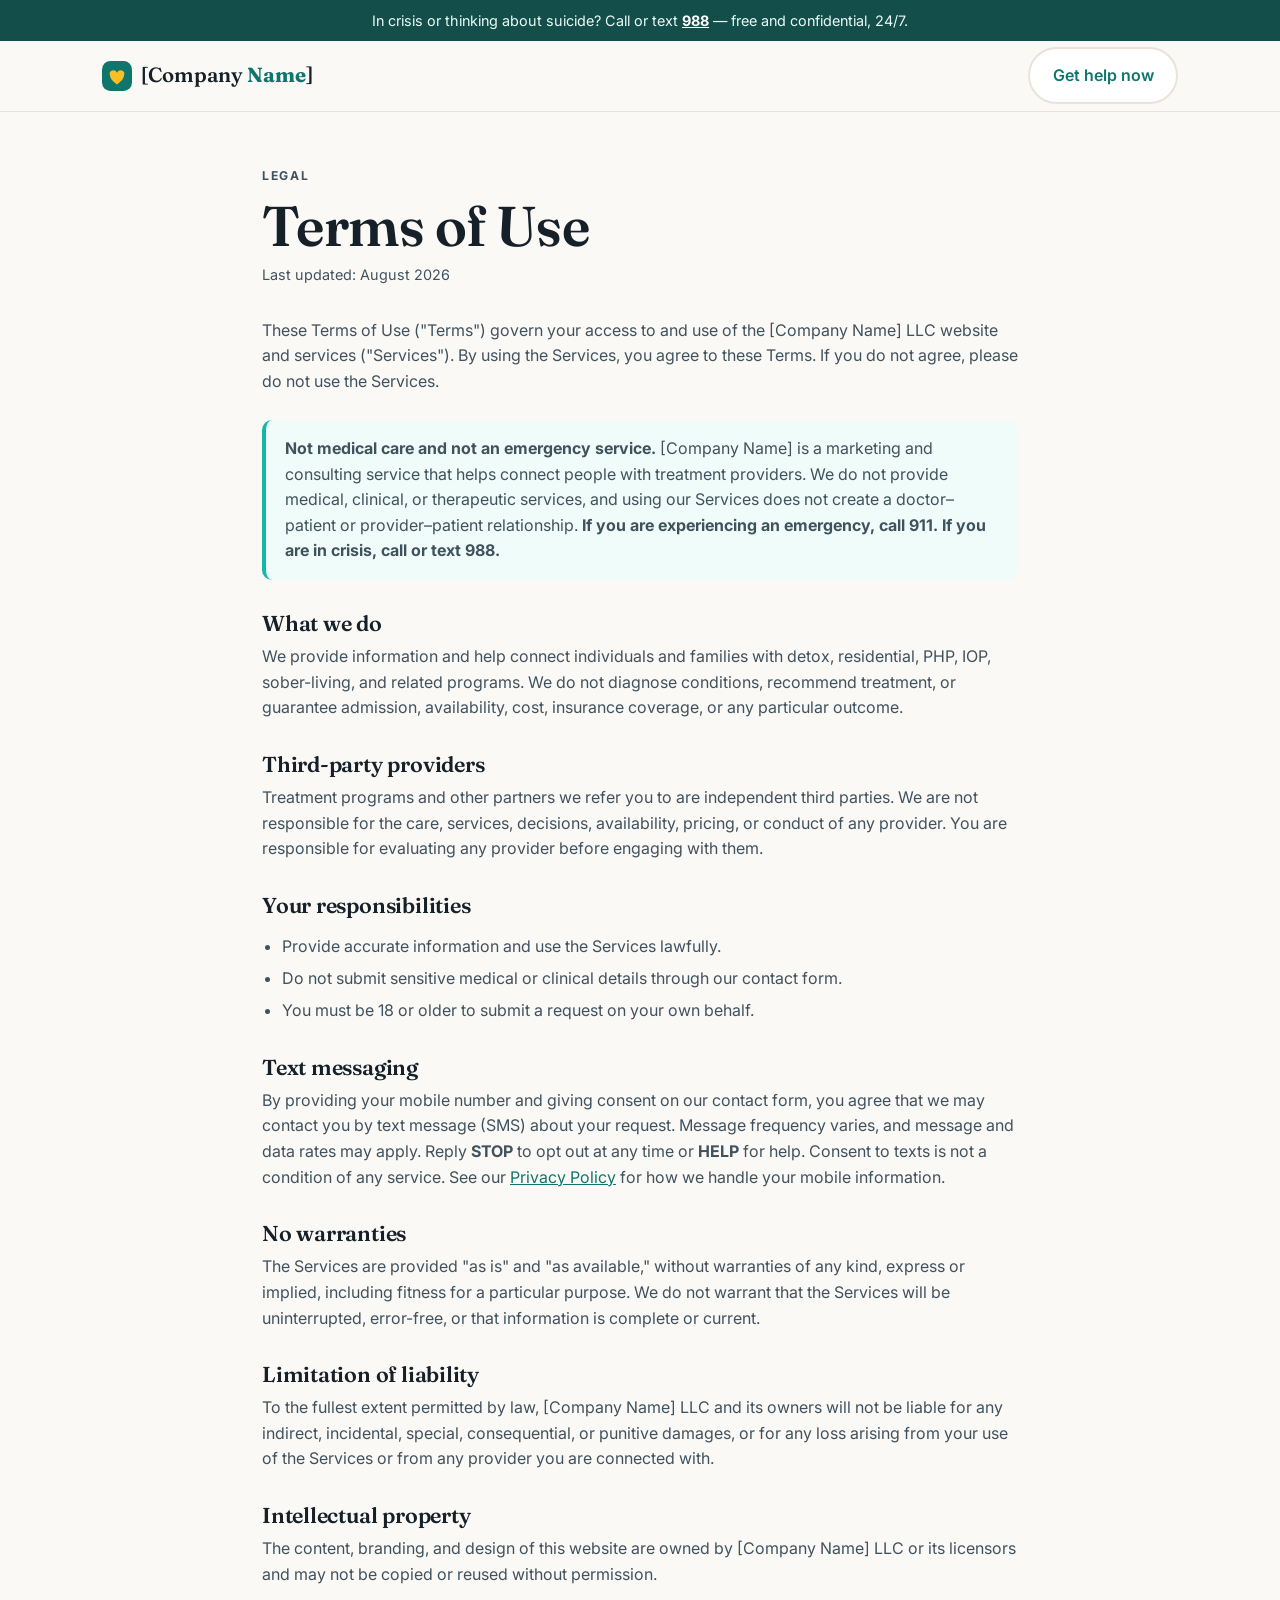
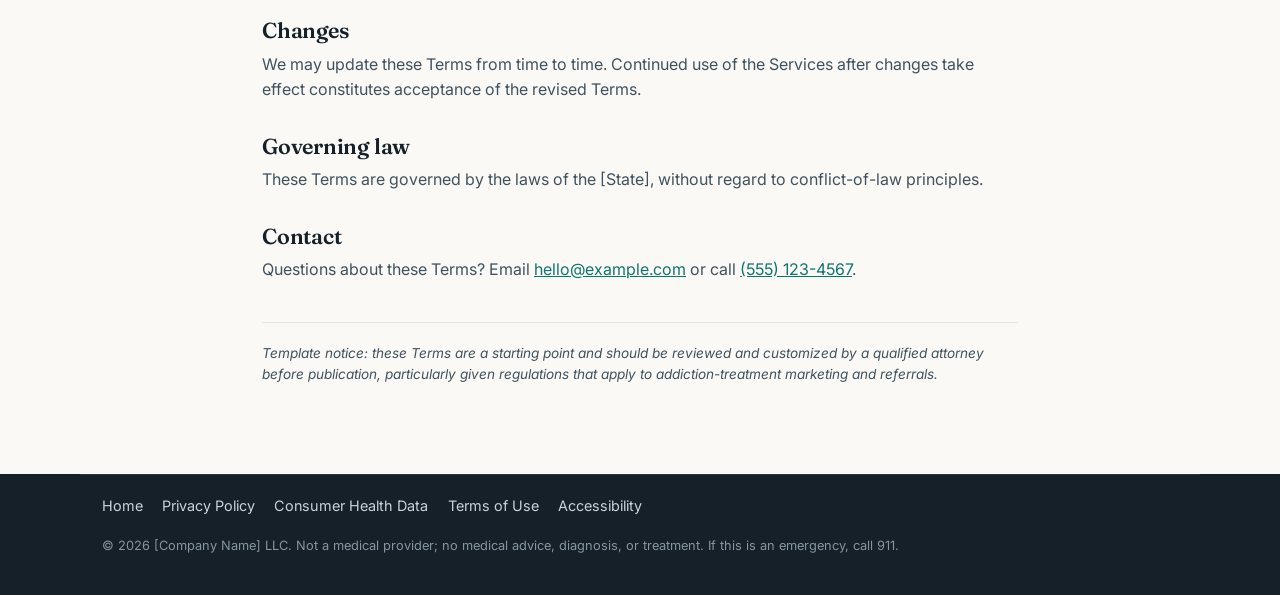
<file: terms.html>
<!doctype html>
<html lang="en">
<head>
  <meta charset="utf-8" />
  <meta name="viewport" content="width=device-width, initial-scale=1" />
  <title>Terms of Use — [Company Name]</title>
  <meta name="description" content="The terms that govern your use of the [Company Name] website and services." />
  <meta name="theme-color" content="#0f766e" />
  <meta property="og:type" content="website" />
  <meta property="og:title" content="Terms of Use — [Company Name]" />
  <meta property="og:description" content="The terms that govern your use of the [Company Name] website and services." />
  <meta property="og:url" content="https://williamparrish-michael.github.io/youcanrecover-poc/terms.html" />
  <meta property="og:image" content="https://williamparrish-michael.github.io/youcanrecover-poc/assets/img/og.jpg" />
  <meta name="twitter:card" content="summary_large_image" />
  <meta name="twitter:image" content="https://williamparrish-michael.github.io/youcanrecover-poc/assets/img/og.jpg" />
  <link rel="canonical" href="https://williamparrish-michael.github.io/youcanrecover-poc/terms.html" />
  <link rel="preconnect" href="https://fonts.googleapis.com" />
  <link rel="preconnect" href="https://fonts.gstatic.com" crossorigin />
  <link href="https://fonts.googleapis.com/css2?family=Fraunces:opsz,wght@9..144,500;9..144,600;9..144,700&family=Inter:wght@400;500;600;700&display=swap" rel="stylesheet" />
  <link rel="stylesheet" href="assets/css/styles.css" />
  <link rel="icon" href="data:image/svg+xml,%3Csvg xmlns='http://www.w3.org/2000/svg' viewBox='0 0 32 32'%3E%3Crect width='32' height='32' rx='8' fill='%230f766e'/%3E%3Cpath d='M16 24s-7-4.35-7-9.2A3.8 3.8 0 0 1 16 12a3.8 3.8 0 0 1 7 2.8C23 19.65 16 24 16 24Z' fill='%23fbbf24'/%3E%3C/svg%3E" />
</head>
<body>
  <a class="skip-link" href="#main">Skip to main content</a>
  <div class="crisis-bar"><p>In crisis or thinking about suicide? Call or text <a href="tel:988">988</a> — free and confidential, 24/7.</p></div>
  <header class="site-header">
    <div class="wrap header-inner">
      <a class="brand" href="index.html" aria-label="[Company Name] home">
        <span class="brand-mark" aria-hidden="true"><svg viewBox="0 0 32 32" width="30" height="30"><rect width="32" height="32" rx="9" fill="#0f766e"/><path d="M16 25s-7.5-4.6-7.5-9.7A4 4 0 0 1 16 12.5a4 4 0 0 1 7.5 2.8C23.5 20.4 16 25 16 25Z" fill="#fbbf24"/></svg></span>
        <span class="brand-text">[Company <strong>Name</strong>]</span>
      </a>
      <a class="btn btn-ghost" href="index.html#contact">Get help now</a>
    </div>
  </header>

  <main class="doc" id="main">
    <div class="wrap doc-wrap">
      <p class="eyebrow">Legal</p>
      <h1>Terms of Use</h1>
      <p class="doc-updated">Last updated: August 2026</p>

      <p>These Terms of Use ("Terms") govern your access to and use of the [Company Name] LLC website and services ("Services"). By using the Services, you agree to these Terms. If you do not agree, please do not use the Services.</p>

      <div class="callout">
        <p><strong>Not medical care and not an emergency service.</strong> [Company Name] is a marketing and consulting service that helps connect people with treatment providers. We do not provide medical, clinical, or therapeutic services, and using our Services does not create a doctor–patient or provider–patient relationship. <strong>If you are experiencing an emergency, call 911. If you are in crisis, call or text 988.</strong></p>
      </div>

      <h2>What we do</h2>
      <p>We provide information and help connect individuals and families with detox, residential, PHP, IOP, sober-living, and related programs. We do not diagnose conditions, recommend treatment, or guarantee admission, availability, cost, insurance coverage, or any particular outcome.</p>

      <h2>Third-party providers</h2>
      <p>Treatment programs and other partners we refer you to are independent third parties. We are not responsible for the care, services, decisions, availability, pricing, or conduct of any provider. You are responsible for evaluating any provider before engaging with them.</p>

      <h2>Your responsibilities</h2>
      <ul>
        <li>Provide accurate information and use the Services lawfully.</li>
        <li>Do not submit sensitive medical or clinical details through our contact form.</li>
        <li>You must be 18 or older to submit a request on your own behalf.</li>
      </ul>

      <h2>Text messaging</h2>
      <p>By providing your mobile number and giving consent on our contact form, you agree that we may contact you by text message (SMS) about your request. Message frequency varies, and message and data rates may apply. Reply <strong>STOP</strong> to opt out at any time or <strong>HELP</strong> for help. Consent to texts is not a condition of any service. See our <a href="privacy.html">Privacy Policy</a> for how we handle your mobile information.</p>

      <h2>No warranties</h2>
      <p>The Services are provided "as is" and "as available," without warranties of any kind, express or implied, including fitness for a particular purpose. We do not warrant that the Services will be uninterrupted, error-free, or that information is complete or current.</p>

      <h2>Limitation of liability</h2>
      <p>To the fullest extent permitted by law, [Company Name] LLC and its owners will not be liable for any indirect, incidental, special, consequential, or punitive damages, or for any loss arising from your use of the Services or from any provider you are connected with.</p>

      <h2>Intellectual property</h2>
      <p>The content, branding, and design of this website are owned by [Company Name] LLC or its licensors and may not be copied or reused without permission.</p>

      <h2>Changes</h2>
      <p>We may update these Terms from time to time. Continued use of the Services after changes take effect constitutes acceptance of the revised Terms.</p>

      <h2>Governing law</h2>
      <p>These Terms are governed by the laws of the [State], without regard to conflict-of-law principles.</p>

      <h2>Contact</h2>
      <p>Questions about these Terms? Email <a href="mailto:hello@example.com">hello@example.com</a> or call <a href="tel:+15551234567">(555) 123-4567</a>.</p>

      <p class="template-note">Template notice: these Terms are a starting point and should be reviewed and customized by a qualified attorney before publication, particularly given regulations that apply to addiction-treatment marketing and referrals.</p>
    </div>
  </main>

  <footer class="site-footer">
    <div class="wrap footer-legal">
      <a href="index.html">Home</a>
      <a href="privacy.html">Privacy Policy</a>
      <a href="health-privacy.html">Consumer Health Data</a>
      <a href="terms.html">Terms of Use</a>
      <a href="accessibility.html">Accessibility</a>
    </div>
    <div class="wrap footer-fine">
      <p>&copy; <span id="year">2026</span> [Company Name] LLC. Not a medical provider; no medical advice, diagnosis, or treatment. If this is an emergency, call 911.</p>
    </div>
  </footer>
  <script src="assets/js/main.js" defer></script>
</body>
</html>
</file>
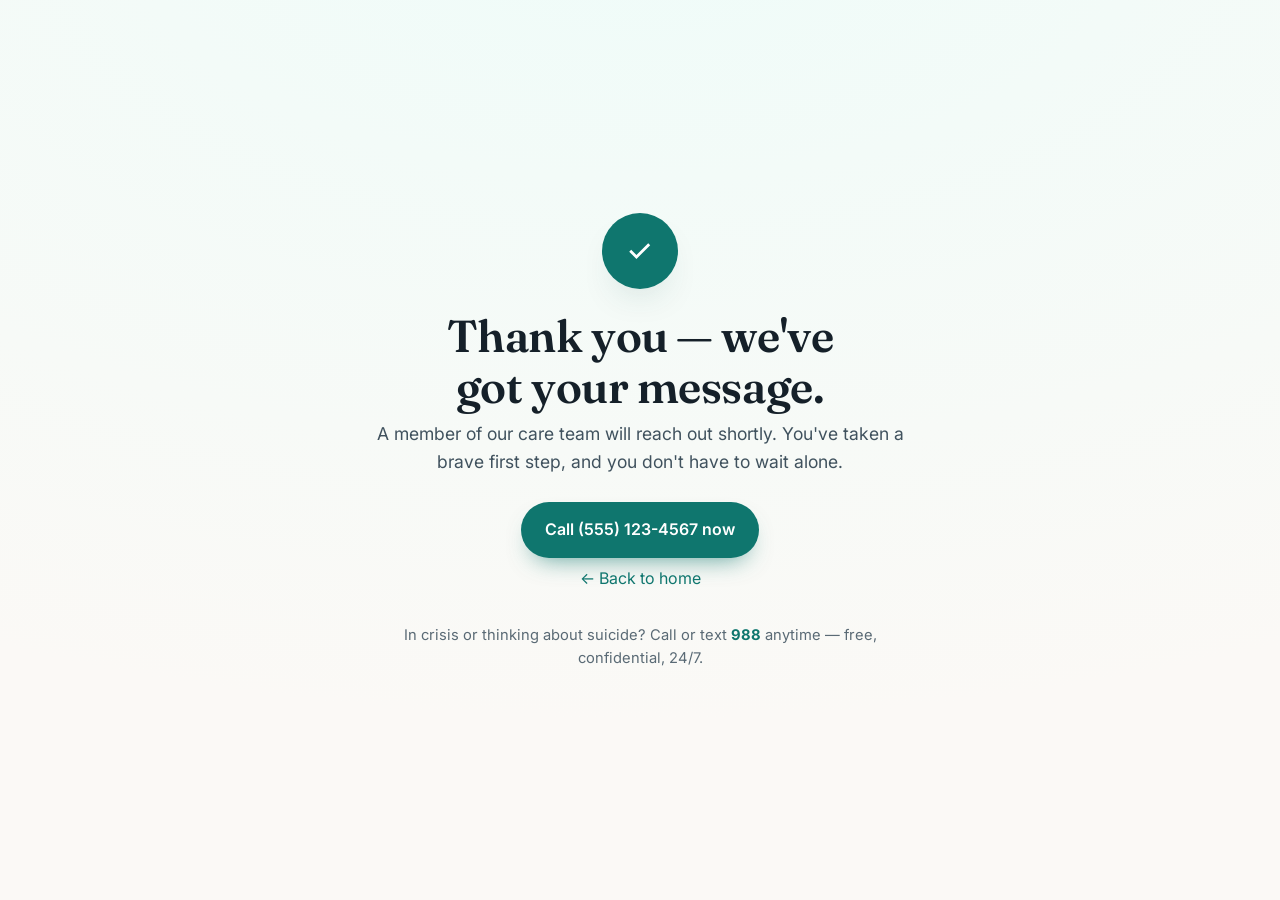
<file: thanks.html>
<!doctype html>
<html lang="en">
<head>
  <meta charset="utf-8" />
  <meta name="viewport" content="width=device-width, initial-scale=1" />
  <title>Thank you — [Company Name]</title>
  <meta name="robots" content="noindex" />
  <meta name="theme-color" content="#0f766e" />
  <link rel="preconnect" href="https://fonts.googleapis.com" />
  <link rel="preconnect" href="https://fonts.gstatic.com" crossorigin />
  <link href="https://fonts.googleapis.com/css2?family=Fraunces:opsz,wght@9..144,500;9..144,600;9..144,700&family=Inter:wght@400;500;600;700&display=swap" rel="stylesheet" />
  <link rel="stylesheet" href="assets/css/styles.css" />
  <link rel="icon" href="data:image/svg+xml,%3Csvg xmlns='http://www.w3.org/2000/svg' viewBox='0 0 32 32'%3E%3Crect width='32' height='32' rx='8' fill='%230f766e'/%3E%3Cpath d='M16 24s-7-4.35-7-9.2A3.8 3.8 0 0 1 16 12a3.8 3.8 0 0 1 7 2.8C23 19.65 16 24 16 24Z' fill='%23fbbf24'/%3E%3C/svg%3E" />
  <style>
    .thanks { min-height:100vh; display:grid; place-items:center; text-align:center; padding:2rem 22px;
      background:radial-gradient(120% 90% at 50% -10%, #effcf9, var(--cream)); }
    .thanks-card { max-width:560px; }
    .thanks-badge { width:76px; height:76px; margin:0 auto 1.4rem; border-radius:50%; background:var(--teal-700);
      display:grid; place-items:center; color:#fff; box-shadow:var(--shadow); }
    .thanks h1 { font-size:clamp(2rem,5vw,2.8rem); margin-bottom:.5rem; }
    .thanks p { color:var(--ink-soft); font-size:1.1rem; }
    .thanks .crisis { margin-top:2rem; font-size:.92rem; color:var(--muted); }
    .thanks .crisis a { font-weight:700; }
    .thanks-actions { margin:1.6rem 0 .5rem; }
  </style>
</head>
<body>
  <main class="thanks">
    <div class="thanks-card">
      <div class="thanks-badge" aria-hidden="true">
        <svg viewBox="0 0 24 24" width="34" height="34"><path fill="currentColor" d="M9.5 17.6 4.4 12.5l1.4-1.4 3.7 3.7 8.3-8.3 1.4 1.4z"/></svg>
      </div>
      <h1>Thank you — we've got your message.</h1>
      <p>A member of our care team will reach out shortly. You've taken a brave first step, and you don't have to wait alone.</p>
      <div class="thanks-actions">
        <a class="btn btn-primary" href="tel:+15551234567">Call (555) 123-4567 now</a>
      </div>
      <a href="index.html">← Back to home</a>
      <p class="crisis">In crisis or thinking about suicide? Call or text <a href="tel:988">988</a> anytime — free, confidential, 24/7.</p>
    </div>
  </main>
</body>
</html>
</file>
<file: assets/css/styles.css>
/* YouCanRecover — proof-of-concept landing page
   Warm, calm, trustworthy. Mobile-first. Content is visible without JS;
   motion is a progressive enhancement only. */

:root {
  --teal-900:#134e4a; --teal-700:#0f766e; --teal-600:#14b8a6; --teal-50:#effcf9;
  --amber:#f59e0b; --amber-soft:#fbbf24; --rose:#fb7185;
  --ink:#152029; --ink-soft:#40525e; --muted:#5a6a75;
  --cream:#fbf9f6; --card:#ffffff; --line:#e9e3da;
  --shadow:0 18px 40px -24px rgba(19,78,74,.45);
  --radius:18px; --radius-sm:12px;
  --maxw:1120px;
}

* { box-sizing:border-box; }
html { scroll-behavior:smooth; }
body {
  margin:0; font-family:"Inter",system-ui,-apple-system,Segoe UI,Roboto,sans-serif;
  color:var(--ink); background:var(--cream); line-height:1.6;
  -webkit-font-smoothing:antialiased; color-scheme:light;
}
h1,h2,h3 { font-family:"Fraunces","Georgia",serif; line-height:1.12; margin:0 0 .5em; font-weight:600; letter-spacing:-.01em; text-wrap:balance; }
h1 { font-size:clamp(2.1rem,5.2vw,3.5rem); }
h2 { font-size:clamp(1.6rem,3.6vw,2.4rem); }
h3 { font-size:1.2rem; }
p { margin:0 0 1rem; }
a { color:var(--teal-700); text-decoration:none; }
img { max-width:100%; }
.wrap { width:100%; max-width:var(--maxw); margin:0 auto; padding:0 22px; }
.skip-link { position:absolute; left:-9999px; top:0; z-index:1000; background:var(--teal-700); color:#fff; padding:.7rem 1.1rem; border-radius:0 0 8px 0; font-weight:600; }
.skip-link:focus { left:0; outline:3px solid var(--amber); outline-offset:2px; }
.eyebrow { text-transform:uppercase; letter-spacing:.14em; font-size:.76rem; font-weight:700; color:var(--teal-600); margin:0 0 .6rem; }
.accent { color:var(--amber); }

/* Buttons */
.btn { display:inline-flex; align-items:center; gap:.5rem; font-weight:600; font-size:1rem;
  padding:.85rem 1.4rem; border-radius:999px; border:2px solid transparent; cursor:pointer;
  transition:transform .15s ease, box-shadow .15s ease, background .15s ease; white-space:nowrap;
  touch-action:manipulation; }
.btn:hover { transform:translateY(-2px); }
.btn:focus-visible, .nav a:focus-visible, .footer-links a:focus-visible, .footer-contact a:focus-visible {
  outline:3px solid var(--teal-600); outline-offset:2px; border-radius:6px; }
.btn-primary { background:var(--teal-700); color:#fff; box-shadow:0 12px 24px -12px rgba(15,118,110,.7); }
.btn-primary:hover { background:var(--teal-900); }
.btn-ghost { background:#fff; color:var(--teal-700); border-color:var(--line); }
.btn-ghost:hover { border-color:var(--teal-600); }
.btn-block { width:100%; justify-content:center; }

/* Crisis bar */
.crisis-bar { background:var(--teal-900); color:#eafaf6; text-align:center; font-size:.9rem; }
.crisis-bar p { margin:0; padding:.55rem 16px; }
.crisis-bar a { color:#fff; font-weight:700; text-decoration:underline; }

/* Header */
.site-header { position:sticky; top:0; z-index:50; background:rgba(251,249,246,.92);
  backdrop-filter:saturate(140%) blur(8px); border-bottom:1px solid var(--line); }
.header-inner { display:flex; align-items:center; justify-content:space-between; height:70px; }
.brand { display:flex; align-items:center; gap:.55rem; font-weight:600; }
.brand-mark { display:flex; }
.brand-text { font-family:"Fraunces",serif; font-size:1.28rem; color:var(--ink); }
.brand-text strong { color:var(--teal-700); font-weight:700; }
.nav { display:flex; align-items:center; gap:1.4rem; }
.nav a { color:var(--ink-soft); font-weight:500; font-size:.96rem; }
.nav a:hover { color:var(--teal-700); }
.nav .nav-cta { background:var(--amber); color:#3d2c00; padding:.55rem 1.1rem; border-radius:999px; font-weight:700; white-space:nowrap; }
.nav .nav-cta:hover { background:var(--amber-soft); color:#3d2c00; }
.nav-toggle { display:none; flex-direction:column; gap:5px; background:none; border:0; cursor:pointer; padding:8px; }
.nav-toggle span { width:24px; height:2px; background:var(--ink); border-radius:2px; transition:.2s; }

/* Hero */
.hero { position:relative; overflow:hidden; padding:clamp(2.4rem,6vw,4.6rem) 0 clamp(2.6rem,6vw,4.4rem); }
.hero-grid { display:grid; grid-template-columns:1.15fr .85fr; gap:clamp(1.5rem,4vw,3.2rem); align-items:center; }
.hero-copy .lead { font-size:1.16rem; color:var(--ink-soft); max-width:34ch; }
.hero-actions { display:flex; flex-wrap:wrap; gap:.8rem; margin:1.5rem 0 1.1rem; }
.hero-assurances { list-style:none; display:flex; flex-wrap:wrap; gap:1.2rem; padding:0; margin:0; color:var(--muted); font-size:.92rem; }
.hero-assurances li { display:flex; align-items:center; gap:.4rem; }
.hero-assurances li::before { content:""; width:8px; height:8px; border-radius:50%; background:var(--teal-600); }
.hero-card { position:relative; z-index:1; }
.hero-card-inner { background:var(--card); border:1px solid var(--line); border-radius:22px; padding:1.6rem; box-shadow:var(--shadow); }
.hero-card-kicker { font-family:"Fraunces",serif; font-size:1.2rem; color:var(--teal-900); margin-bottom:1rem; }
.steps-mini { display:grid; gap:.7rem; margin-bottom:1rem; }
.steps-mini div { display:flex; align-items:center; gap:.7rem; font-weight:600; color:var(--ink); font-size:.98rem; }
.steps-mini span { flex-shrink:0; width:28px; height:28px; border-radius:50%; background:var(--teal-50); color:var(--teal-700);
  display:grid; place-items:center; font-weight:700; font-size:.9rem; }
.hero-card-note { font-size:.92rem; color:var(--muted); margin:0; }
.hero-glow { position:absolute; inset:auto -10% -40% 40%; height:70%; background:radial-gradient(closest-side, rgba(20,184,166,.22), transparent 70%); z-index:0; pointer-events:none; }

/* Trust strip */
.trust { background:var(--teal-900); color:#eafaf6; }
.trust-grid { display:grid; grid-template-columns:repeat(4,1fr); gap:1rem; padding:1.4rem 22px; text-align:center; }
.trust-grid div { display:flex; flex-direction:column; }
.trust-grid strong { font-family:"Fraunces",serif; font-size:1.5rem; color:#fff; }
.trust-grid span { font-size:.82rem; color:#a9d8ce; text-transform:uppercase; letter-spacing:.08em; }

/* Sections */
.section { padding:clamp(3rem,7vw,5rem) 0; }
.section-alt { background:linear-gradient(180deg,#fff,#fbf7f1); border-block:1px solid var(--line); }
.section-head { max-width:640px; margin:0 auto clamp(1.6rem,4vw,2.6rem); text-align:center; }
.section-sub { color:var(--ink-soft); font-size:1.08rem; margin:0; }

/* Cards (how) */
.cards-3 { display:grid; grid-template-columns:repeat(3,1fr); gap:1.2rem; }
.card { background:var(--card); border:1px solid var(--line); border-radius:var(--radius); padding:1.6rem; box-shadow:0 10px 30px -22px rgba(19,78,74,.4); }
.card-icon { width:52px; height:52px; border-radius:14px; display:grid; place-items:center; margin-bottom:1rem; color:#fff; }
.card-icon.teal { background:var(--teal-700); }
.card-icon.amber { background:var(--amber); }
.card-icon.rose { background:var(--rose); }
.card p { color:var(--ink-soft); margin:0; }

/* Levels of care */
.care-grid { display:grid; grid-template-columns:repeat(4,1fr); gap:1.1rem; }
.care { background:var(--card); border:1px solid var(--line); border-radius:var(--radius); padding:1.4rem; position:relative; transition:transform .15s ease, box-shadow .15s ease; }
.care:hover { transform:translateY(-3px); box-shadow:var(--shadow); }
.care-tag { display:inline-block; background:var(--teal-50); color:var(--teal-700); font-weight:700; font-size:.72rem; letter-spacing:.06em;
  text-transform:uppercase; padding:.3rem .6rem; border-radius:999px; margin-bottom:.8rem; }
.care p { color:var(--ink-soft); margin:0; font-size:.96rem; }

/* Stories */
.stories-grid { display:grid; grid-template-columns:repeat(3,1fr); gap:1.2rem; }
.story { margin:0; background:var(--card); border:1px solid var(--line); border-radius:var(--radius); padding:1.6rem; display:flex; flex-direction:column; }
.story blockquote { margin:0 0 1.1rem; font-size:1.04rem; color:var(--ink); }
.story blockquote::before { content:"\201C"; font-family:"Fraunces",serif; font-size:2.4rem; color:var(--amber); line-height:0; vertical-align:-.3em; margin-right:.1em; }
.story figcaption { display:flex; align-items:center; gap:.7rem; margin-top:auto; }
.avatar { width:42px; height:42px; border-radius:50%; background:linear-gradient(135deg,var(--teal-600),var(--teal-900)); color:#fff;
  display:grid; place-items:center; font-weight:700; }
.story figcaption strong { display:block; }
.story figcaption small { color:var(--muted); }

/* Partners */
.partners-grid { display:grid; grid-template-columns:1.1fr .9fr; gap:clamp(1.5rem,4vw,3rem); align-items:center; }
.check-list { list-style:none; padding:0; margin:1rem 0 1.6rem; display:grid; gap:.7rem; }
.check-list li { padding-left:2rem; position:relative; color:var(--ink-soft); }
.check-list li::before { content:"✓"; position:absolute; left:0; top:0; width:22px; height:22px; border-radius:50%;
  background:var(--teal-50); color:var(--teal-700); display:grid; place-items:center; font-weight:700; font-size:.8rem; }
.partners-cloud { display:flex; flex-wrap:wrap; gap:.7rem; }
.partners-cloud span { background:#fff; border:1px solid var(--line); border-radius:999px; padding:.6rem 1.1rem; font-weight:600; color:var(--teal-900); box-shadow:0 6px 16px -12px rgba(19,78,74,.4); }

/* Families */
.families-card { background:linear-gradient(135deg,var(--teal-900),var(--teal-700)); color:#eafaf6; border-radius:26px; padding:clamp(1.8rem,4vw,3rem); text-align:center; box-shadow:var(--shadow); }
.families-card h2 { color:#fff; }
.families-card p { color:#c9ece4; max-width:52ch; margin:0 auto 1.5rem; }
.families-card .hero-actions { justify-content:center; }
.families-card .btn-ghost { background:transparent; color:#fff; border-color:rgba(255,255,255,.4); }
.families-card .btn-ghost:hover { border-color:#fff; }
.families-card .btn-primary { background:var(--amber); color:#3d2c00; }
.families-card .btn-primary:hover { background:var(--amber-soft); }

/* Contact */
.section-cta { background:linear-gradient(180deg,#fbf7f1,#fff); }
.contact-grid { display:grid; grid-template-columns:1fr 1fr; gap:clamp(1.5rem,4vw,3rem); align-items:start; }
.contact-copy p { color:var(--ink-soft); }
.contact-list { list-style:none; padding:0; margin:1.4rem 0 0; display:grid; gap:.6rem; }
.contact-list a { font-weight:600; }
.contact-form { background:var(--card); border:1px solid var(--line); border-radius:var(--radius); padding:1.6rem; box-shadow:var(--shadow); }
.field { margin-bottom:1rem; }
.field label { display:block; font-weight:600; font-size:.9rem; margin-bottom:.35rem; }
.field .opt { color:var(--muted); font-weight:400; }
.field input, .field select, .field textarea { width:100%; padding:.75rem .85rem; border:1px solid var(--line); border-radius:var(--radius-sm);
  font:inherit; color:var(--ink); background:#fdfcfa; }
.field input:focus, .field select:focus, .field textarea:focus { outline:2px solid var(--teal-600); outline-offset:1px; border-color:var(--teal-600); }
.section-note { font-size:.85rem; color:var(--muted); margin:1.4rem 0 0; max-width:70ch; }
.form-note { font-size:.82rem; color:var(--muted); margin:.9rem 0 0; }
.form-note a { color:var(--teal-700); text-decoration:underline; }
.consent-check { display:flex; gap:.6rem; align-items:flex-start; margin:.9rem 0 0; }
.consent-check input[type=checkbox] { width:18px; height:18px; margin-top:.12rem; flex:none; accent-color:var(--teal-700); cursor:pointer; }
.consent-check label { font-size:.82rem; color:var(--ink-soft); line-height:1.45; }
.consent-check a { color:var(--teal-700); text-decoration:underline; }
.consent-check input:focus-visible { outline:2px solid var(--teal-600); outline-offset:2px; }
.form-note.ok { color:var(--teal-700); font-weight:600; }
/* Honeypot: hidden from people, still submitted by naive bots */
.cform-honey { position:absolute !important; left:-9999px !important; width:1px; height:1px; opacity:0; }
/* Consent line under the form */
.form-consent { font-size:.82rem; color:var(--ink-soft); margin:0 0 1rem; }
.form-consent a { font-weight:600; }

/* Legal / document pages (privacy, terms, accessibility, 404) */
.doc { padding:clamp(2rem,5vw,3.4rem) 0 clamp(3rem,6vw,4.5rem); }
.doc-wrap { max-width:800px; margin:0 auto; }
.doc h1 { margin-bottom:.3rem; }
.doc-updated { color:var(--muted); font-size:.9rem; margin:0 0 2rem; }
.doc h2 { font-size:1.35rem; margin:2rem 0 .5rem; }
.doc h3 { font-size:1.08rem; margin:1.4rem 0 .3rem; font-family:"Inter",sans-serif; font-weight:700; }
.doc p, .doc li { color:var(--ink-soft); }
.doc ul, .doc ol { padding-left:1.25rem; }
.doc li { margin-bottom:.4rem; }
.doc a { text-decoration:underline; }
.doc .callout { background:var(--teal-50); border-left:4px solid var(--teal-600); padding:1rem 1.2rem; border-radius:10px; margin:1.6rem 0; color:var(--teal-900); }
.doc .callout p:last-child { margin-bottom:0; }
.doc-toc { display:flex; flex-wrap:wrap; gap:.6rem; margin:0 0 2rem; padding:0; list-style:none; }
.doc-toc a { text-decoration:none; background:#fff; border:1px solid var(--line); border-radius:999px; padding:.4rem .9rem; font-size:.85rem; font-weight:600; }
.template-note { font-size:.85rem; color:var(--muted); font-style:italic; border-top:1px solid var(--line); margin-top:2.5rem; padding-top:1.2rem; }

/* 404 */
.notfound { min-height:70vh; display:grid; place-items:center; text-align:center; }
.notfound h1 { font-size:clamp(2.4rem,6vw,4rem); }

/* Footer */
.site-footer { background:var(--ink); color:#c8d3da; }
.footer-inner { display:grid; grid-template-columns:1.4fr 1fr 1.2fr; gap:2rem; padding:2.6rem 22px 1.6rem; }
.footer-brand .brand-text { color:#fff; font-size:1.3rem; }
.footer-brand p { color:#94a3ad; margin:.6rem 0 0; max-width:34ch; }
.footer-contact { font-size:.92rem; }
.footer-address { font-style:normal; font-size:.86rem; color:#9fb0b8; margin:.5rem 0 0; }
.footer-contact a { color:#c8d3da; font-weight:600; }
.footer-contact a:hover { color:#fff; }
.footer-links { display:flex; flex-direction:column; gap:.55rem; }
.footer-links a { color:#c8d3da; }
.footer-links a:hover { color:#fff; }
.footer-crisis strong { color:#fff; display:block; margin-bottom:.4rem; }
.footer-crisis p { margin:0 0 .3rem; font-size:.92rem; }
.footer-legal { display:flex; flex-wrap:wrap; gap:1.2rem; padding:1.2rem 22px 0; border-top:1px solid rgba(255,255,255,.1); }
.footer-legal a { color:#c8d3da; font-size:.9rem; }
.footer-legal a:hover { color:#fff; }
.footer-fine { padding:1.2rem 22px 2rem; }
.footer-fine p { font-size:.8rem; color:#8695a0; margin:0 0 .4rem; }
.footer-fine .demo-note { color:#5f6f7a; font-style:italic; }

/* Floating call button (mobile) */
.call-fab { position:fixed; right:16px; bottom:16px; z-index:60; display:none; align-items:center; gap:.5rem;
  background:var(--amber); color:#3d2c00; font-weight:700; padding:.8rem 1.1rem; border-radius:999px;
  box-shadow:0 14px 30px -12px rgba(0,0,0,.5); }

/* Reveal-on-scroll (enhancement only — content is visible by default) */
@media (prefers-reduced-motion:no-preference) {
  .js .reveal { opacity:0; transform:translateY(16px); transition:opacity .6s ease, transform .6s ease; }
  .js .reveal.in { opacity:1; transform:none; }
}
@media (prefers-reduced-motion:reduce) {
  *, *::before, *::after { animation-duration:.001ms !important; animation-iteration-count:1 !important;
    transition-duration:.001ms !important; scroll-behavior:auto !important; }
  .btn:hover, .care:hover { transform:none; }
}

/* Responsive */
@media (max-width:900px) {
  .hero-grid, .partners-grid, .contact-grid { grid-template-columns:1fr; }
  .cards-3 { grid-template-columns:1fr; }
  .care-grid { grid-template-columns:1fr 1fr; }
  .stories-grid { grid-template-columns:1fr; }
  .footer-inner { grid-template-columns:1fr; }
  .hero-card { order:-1; }
}
@media (max-width:960px) {
  .nav { position:fixed; inset:70px 0 auto 0; flex-direction:column; align-items:stretch; gap:0;
    background:var(--cream); border-bottom:1px solid var(--line); padding:.5rem 22px 1.2rem;
    transform:translateY(-120%); transition:transform .25s ease; box-shadow:0 20px 30px -20px rgba(0,0,0,.25); }
  .nav.open { transform:translateY(0); }
  .nav a { padding:.85rem 0; border-bottom:1px solid var(--line); }
  .nav .nav-cta { text-align:center; margin-top:.7rem; border-bottom:0; white-space:normal; }
  .nav-toggle { display:flex; }
  .call-fab { display:flex; }
}
@media (max-width:720px) {
  .trust-grid { grid-template-columns:1fr 1fr; }
}
@media (max-width:420px) {
  .care-grid { grid-template-columns:1fr; }
  .btn { width:100%; justify-content:center; }
  .hero-actions { flex-direction:column; }
}
</file>
